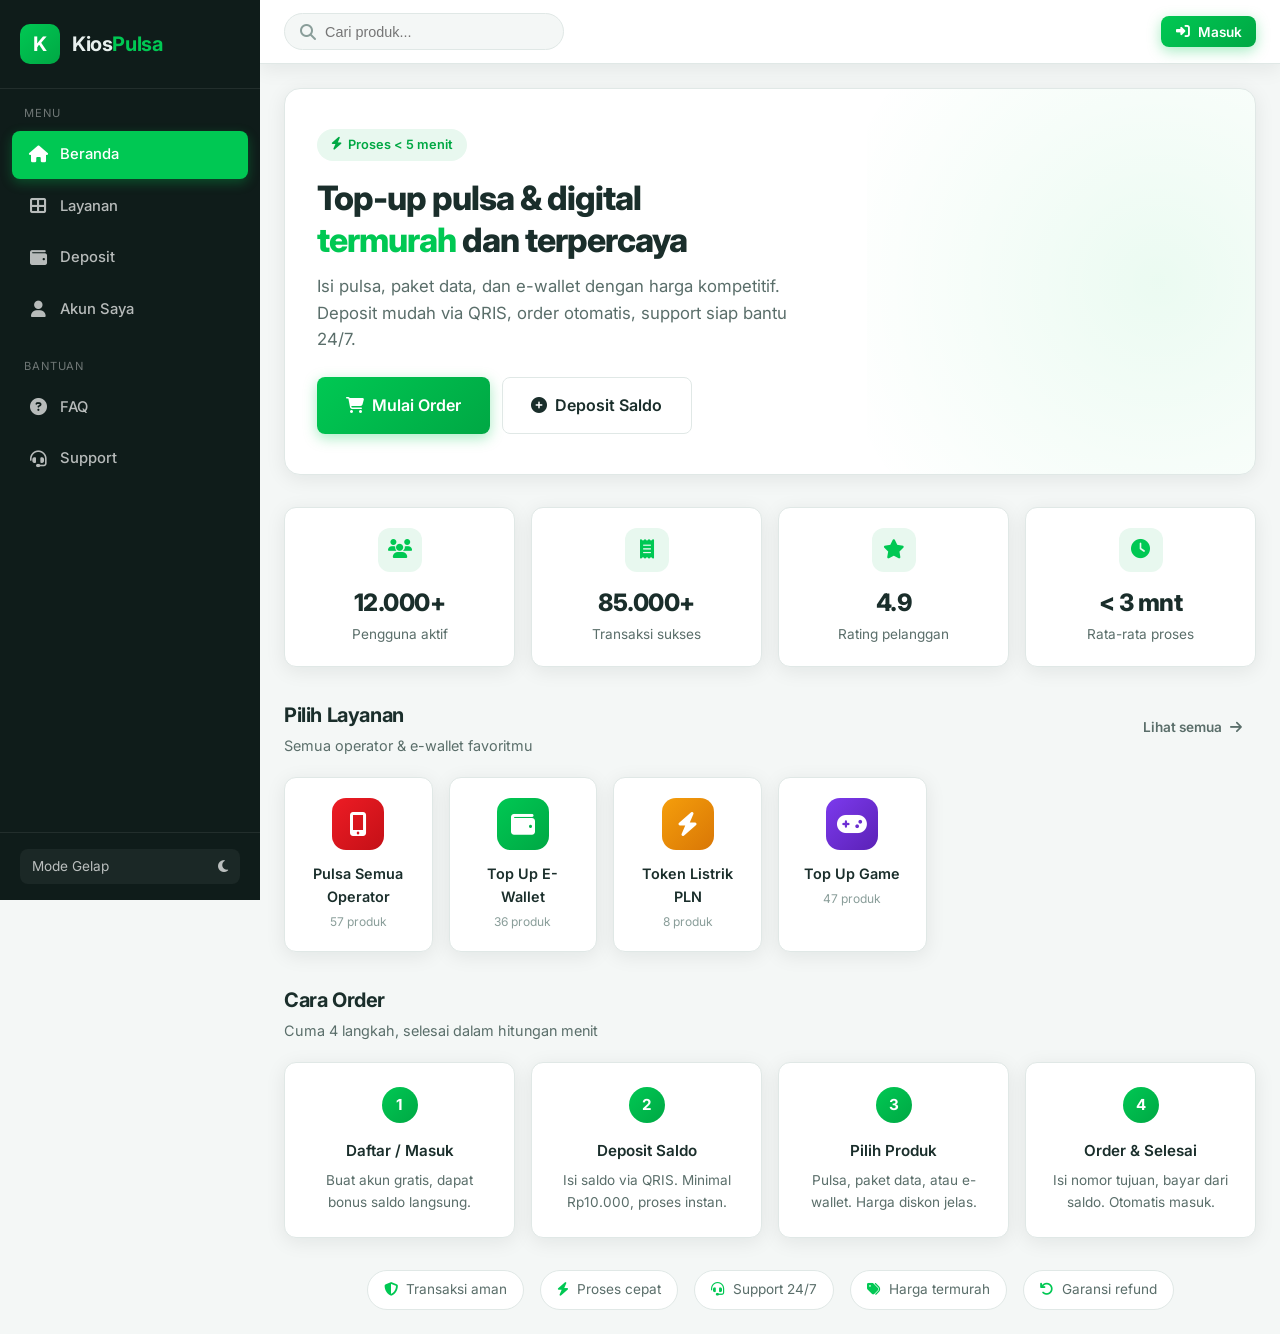
<file: index.html>
<!DOCTYPE html>
<html lang="id">
<head>
  <meta charset="UTF-8">
  <meta name="viewport" content="width=device-width, initial-scale=1.0">
  <meta name="description" content="KiosPulsa — Top-up pulsa, paket data & e-wallet termurah, proses cepat, support 24/7.">
  <title>KiosPulsa — Top-up Digital Terpercaya</title>
  <link rel="preconnect" href="https://fonts.googleapis.com">
  <link rel="preconnect" href="https://fonts.gstatic.com" crossorigin>
  <link href="https://fonts.googleapis.com/css2?family=Inter:wght@400;500;600;700;800&display=swap" rel="stylesheet">
  <link rel="stylesheet" href="https://cdnjs.cloudflare.com/ajax/libs/font-awesome/6.5.1/css/all.min.css">
  <link rel="stylesheet" href="css/style.css">
</head>
<body data-page="index">
  <div class="sidebar-overlay" id="sidebarOverlay"></div>

  <div class="app-wrapper">
    <!-- Sidebar -->
    <aside class="sidebar" id="sidebar">
      <div class="sidebar-brand">
        <div class="logo-icon">K</div>
        <div class="brand-text">Kios<span>Pulsa</span></div>
      </div>
      <nav class="sidebar-nav">
        <div class="nav-section">
          <div class="nav-section-title">Menu</div>
          <a href="index.html" class="nav-link active"><i class="fas fa-home"></i> Beranda</a>
          <a href="layanan.html" class="nav-link"><i class="fas fa-th-large"></i> Layanan</a>
          <a href="deposit.html" class="nav-link"><i class="fas fa-wallet"></i> Deposit</a>
          <a href="account.html" class="nav-link"><i class="fas fa-user"></i> Akun Saya</a>
        </div>
        <div class="nav-section">
          <div class="nav-section-title">Bantuan</div>
          <a href="faq.html" class="nav-link"><i class="fas fa-question-circle"></i> FAQ</a>
          <a href="support.html" class="nav-link"><i class="fas fa-headset"></i> Support</a>
        </div>
      </nav>
      <div class="sidebar-footer">
        <button class="theme-toggle" id="themeToggle">
          <span id="themeLabel">Mode Gelap</span>
          <i class="fas fa-moon" id="themeIcon"></i>
        </button>
      </div>
    </aside>

    <!-- Main -->
    <div class="main-content">
      <header class="top-header">
        <div class="header-left">
          <button class="menu-toggle" id="menuToggle" aria-label="Menu"><i class="fas fa-bars"></i></button>
          <div class="header-search">
            <i class="fas fa-search"></i>
            <input type="text" placeholder="Cari produk..." readonly onclick="location.href='layanan.html'">
          </div>
        </div>
        <div class="header-right">
          <div class="balance-chip hidden" id="balanceChip">
            <i class="fas fa-wallet"></i>
            <span class="bal-label">Saldo</span>
            <span class="bal-amount">Rp0</span>
          </div>
          <button class="user-btn hidden" id="userBtn">
            <span class="avatar">U</span>
            <span class="uname">User</span>
          </button>
          <button class="btn btn-primary btn-sm" id="loginBtnHeader" data-auth="login">
            <i class="fas fa-sign-in-alt"></i> Masuk
          </button>
        </div>
      </header>

      <main class="page-content">
        <!-- Hero -->
        <section class="hero">
          <div class="hero-content">
            <div class="hero-badge"><i class="fas fa-bolt"></i> Proses &lt; 5 menit</div>
            <h1>Top-up pulsa & digital<br><span>termurah</span> dan terpercaya</h1>
            <p>Isi pulsa, paket data, dan e-wallet dengan harga kompetitif. Deposit mudah via QRIS, order otomatis, support siap bantu 24/7.</p>
            <div class="hero-actions">
              <a href="layanan.html" class="btn btn-primary btn-lg"><i class="fas fa-shopping-cart"></i> Mulai Order</a>
              <a href="deposit.html" class="btn btn-outline btn-lg"><i class="fas fa-plus-circle"></i> Deposit Saldo</a>
            </div>
          </div>
        </section>

        <!-- Stats -->
        <div class="stats-grid">
          <div class="stat-card">
            <div class="stat-icon"><i class="fas fa-users"></i></div>
            <div class="stat-value">12.000+</div>
            <div class="stat-label">Pengguna aktif</div>
          </div>
          <div class="stat-card">
            <div class="stat-icon"><i class="fas fa-receipt"></i></div>
            <div class="stat-value">85.000+</div>
            <div class="stat-label">Transaksi sukses</div>
          </div>
          <div class="stat-card">
            <div class="stat-icon"><i class="fas fa-star"></i></div>
            <div class="stat-value">4.9</div>
            <div class="stat-label">Rating pelanggan</div>
          </div>
          <div class="stat-card">
            <div class="stat-icon"><i class="fas fa-clock"></i></div>
            <div class="stat-value">&lt; 3 mnt</div>
            <div class="stat-label">Rata-rata proses</div>
          </div>
        </div>

        <!-- Categories -->
        <section class="section">
          <div class="section-header">
            <div>
              <h2 class="section-title">Pilih Layanan</h2>
              <p class="section-subtitle">Semua operator & e-wallet favoritmu</p>
            </div>
            <a href="layanan.html" class="btn btn-ghost btn-sm">Lihat semua <i class="fas fa-arrow-right"></i></a>
          </div>
          <div class="category-grid" id="homeCategories">
            <!-- filled by JS -->
          </div>
        </section>

        <!-- How it works -->
        <section class="section">
          <div class="section-header">
            <div>
              <h2 class="section-title">Cara Order</h2>
              <p class="section-subtitle">Cuma 4 langkah, selesai dalam hitungan menit</p>
            </div>
          </div>
          <div class="steps-grid">
            <div class="step-card">
              <div class="step-num">1</div>
              <h4>Daftar / Masuk</h4>
              <p>Buat akun gratis, dapat bonus saldo langsung.</p>
            </div>
            <div class="step-card">
              <div class="step-num">2</div>
              <h4>Deposit Saldo</h4>
              <p>Isi saldo via QRIS. Minimal Rp10.000, proses instan.</p>
            </div>
            <div class="step-card">
              <div class="step-num">3</div>
              <h4>Pilih Produk</h4>
              <p>Pulsa, paket data, atau e-wallet. Harga diskon jelas.</p>
            </div>
            <div class="step-card">
              <div class="step-num">4</div>
              <h4>Order & Selesai</h4>
              <p>Isi nomor tujuan, bayar dari saldo. Otomatis masuk.</p>
            </div>
          </div>
        </section>

        <!-- Trust -->
        <div class="trust-row">
          <div class="trust-item"><i class="fas fa-shield-alt"></i> Transaksi aman</div>
          <div class="trust-item"><i class="fas fa-bolt"></i> Proses cepat</div>
          <div class="trust-item"><i class="fas fa-headset"></i> Support 24/7</div>
          <div class="trust-item"><i class="fas fa-tags"></i> Harga termurah</div>
          <div class="trust-item"><i class="fas fa-undo"></i> Garansi refund</div>
        </div>
      </main>
    </div>
  </div>

  <!-- Auth Modal -->
  <div class="modal-overlay" id="authModal">
    <div class="modal">
      <div class="modal-header">
        <h3 class="modal-title">Akun KiosPulsa</h3>
        <button class="modal-close" data-close-modal="authModal"><i class="fas fa-times"></i></button>
      </div>
      <div class="modal-body">
        <div class="auth-tabs">
          <div class="auth-tab active" data-tab="login">Masuk</div>
          <div class="auth-tab" data-tab="register">Daftar</div>
        </div>

        <div id="authLogin" class="auth-panel">
          <form id="loginForm">
            <div class="form-group">
              <label class="form-label">Nomor HP</label>
              <input type="tel" class="form-control" id="loginPhone" placeholder="08xxxxxxxxxx" required>
            </div>
            <div class="form-group">
              <label class="form-label">Password</label>
              <input type="password" class="form-control" id="loginPass" placeholder="Minimal 6 karakter" required>
            </div>
            <button type="submit" class="btn btn-primary btn-block">Masuk</button>
          </form>
        </div>

        <div id="authRegister" class="auth-panel hidden">
          <form id="registerForm">
            <div class="form-group">
              <label class="form-label">Nama Lengkap</label>
              <input type="text" class="form-control" id="regName" placeholder="Nama kamu" required>
            </div>
            <div class="form-group">
              <label class="form-label">Nomor HP</label>
              <input type="tel" class="form-control" id="regPhone" placeholder="08xxxxxxxxxx" required>
            </div>
            <div class="form-group">
              <label class="form-label">Password</label>
              <input type="password" class="form-control" id="regPass" placeholder="Minimal 6 karakter" required>
            </div>
            <p class="form-hint mb-2"><i class="fas fa-gift"></i> Bonus saldo Rp5.000 langsung setelah daftar</p>
            <button type="submit" class="btn btn-primary btn-block">Daftar Sekarang</button>
          </form>
        </div>
      </div>
    </div>
  </div>

  <!-- Toast -->
  <div class="toast-container" id="toastContainer"></div>

  <script src="js/app.js"></script>
</body>
</html>
</file>
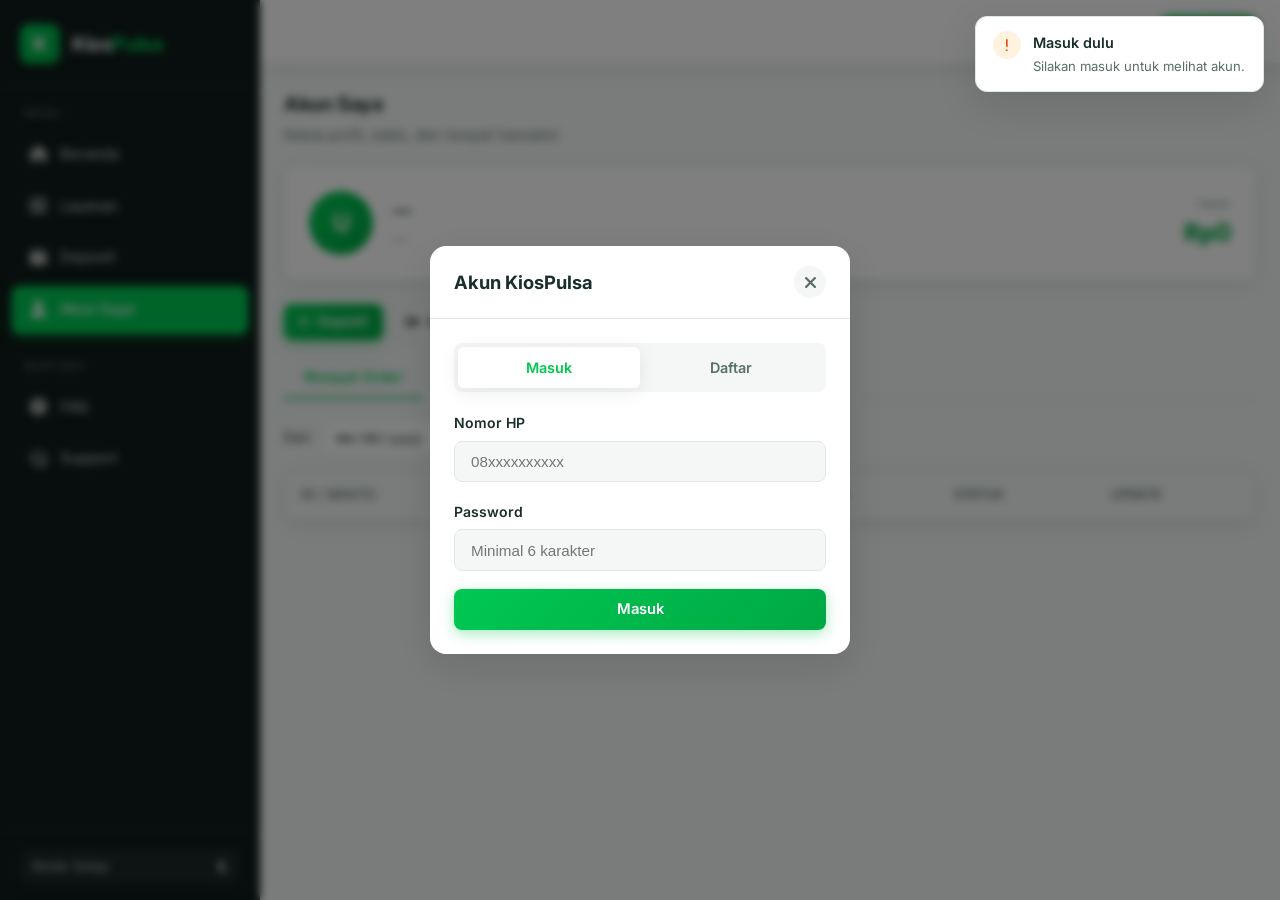
<file: account.html>
<!DOCTYPE html>
<html lang="id">
<head>
  <meta charset="UTF-8">
  <meta name="viewport" content="width=device-width, initial-scale=1.0">
  <meta name="description" content="Akun KiosPulsa — profil, saldo, riwayat order & deposit.">
  <title>Akun Saya — KiosPulsa</title>
  <link rel="preconnect" href="https://fonts.googleapis.com">
  <link rel="preconnect" href="https://fonts.gstatic.com" crossorigin>
  <link href="https://fonts.googleapis.com/css2?family=Inter:wght@400;500;600;700;800&display=swap" rel="stylesheet">
  <link rel="stylesheet" href="https://cdnjs.cloudflare.com/ajax/libs/font-awesome/6.5.1/css/all.min.css">
  <link rel="stylesheet" href="css/style.css">
</head>
<body data-page="account">
  <div class="sidebar-overlay" id="sidebarOverlay"></div>

  <div class="app-wrapper">
    <aside class="sidebar" id="sidebar">
      <div class="sidebar-brand">
        <div class="logo-icon">K</div>
        <div class="brand-text">Kios<span>Pulsa</span></div>
      </div>
      <nav class="sidebar-nav">
        <div class="nav-section">
          <div class="nav-section-title">Menu</div>
          <a href="index.html" class="nav-link"><i class="fas fa-home"></i> Beranda</a>
          <a href="layanan.html" class="nav-link"><i class="fas fa-th-large"></i> Layanan</a>
          <a href="deposit.html" class="nav-link"><i class="fas fa-wallet"></i> Deposit</a>
          <a href="account.html" class="nav-link active"><i class="fas fa-user"></i> Akun Saya</a>
        </div>
        <div class="nav-section">
          <div class="nav-section-title">Bantuan</div>
          <a href="faq.html" class="nav-link"><i class="fas fa-question-circle"></i> FAQ</a>
          <a href="support.html" class="nav-link"><i class="fas fa-headset"></i> Support</a>
        </div>
      </nav>
      <div class="sidebar-footer">
        <button class="theme-toggle" id="themeToggle">
          <span id="themeLabel">Mode Gelap</span>
          <i class="fas fa-moon" id="themeIcon"></i>
        </button>
      </div>
    </aside>

    <div class="main-content">
      <header class="top-header">
        <div class="header-left">
          <button class="menu-toggle" id="menuToggle" aria-label="Menu"><i class="fas fa-bars"></i></button>
        </div>
        <div class="header-right">
          <div class="balance-chip hidden" id="balanceChip">
            <i class="fas fa-wallet"></i>
            <span class="bal-label">Saldo</span>
            <span class="bal-amount">Rp0</span>
          </div>
          <button class="user-btn hidden" id="userBtn">
            <span class="avatar">U</span>
            <span class="uname">User</span>
          </button>
          <button class="btn btn-primary btn-sm" id="loginBtnHeader" data-auth="login">
            <i class="fas fa-sign-in-alt"></i> Masuk
          </button>
        </div>
      </header>

      <main class="page-content">
        <div class="section-header">
          <div>
            <h1 class="section-title">Akun Saya</h1>
            <p class="section-subtitle">Kelola profil, saldo, dan riwayat transaksi</p>
          </div>
        </div>

        <!-- Profile -->
        <div class="profile-card">
          <div class="profile-avatar" id="profileAvatar">U</div>
          <div class="profile-info">
            <h3 id="profileName">—</h3>
            <p id="profilePhone">—</p>
          </div>
          <div class="balance-large">
            <div class="label">Saldo</div>
            <div class="amount" id="profileBalance">Rp0</div>
          </div>
        </div>

        <div class="flex gap-1 mb-2" style="flex-wrap:wrap">
          <a href="deposit.html" class="btn btn-primary btn-sm"><i class="fas fa-plus"></i> Deposit</a>
          <button class="btn btn-outline btn-sm" id="logoutBtn"><i class="fas fa-sign-out-alt"></i> Keluar</button>
        </div>

        <!-- Tabs -->
        <div class="tabs">
          <button class="tab-btn active" data-tab="orders">Riwayat Order</button>
          <button class="tab-btn" data-tab="deposits">Riwayat Deposit</button>
        </div>

        <!-- Orders -->
        <div class="tab-panel active" id="tab-orders">
          <div class="date-filter">
            <label class="text-sm">Dari</label>
            <input type="date" id="filterFrom">
            <label class="text-sm">Sampai</label>
            <input type="date" id="filterTo">
            <button class="btn btn-outline btn-sm" id="applyDateFilter"><i class="fas fa-filter"></i> Filter</button>
          </div>
          <div class="card">
            <div style="overflow-x:auto">
              <table class="history-table">
                <thead>
                  <tr>
                    <th>ID / Waktu</th>
                    <th>Produk / Tujuan</th>
                    <th>Harga</th>
                    <th>Status</th>
                    <th>Update</th>
                  </tr>
                </thead>
                <tbody id="orderHistoryBody">
                  <!-- filled by JS -->
                </tbody>
              </table>
            </div>
          </div>
        </div>

        <!-- Deposits -->
        <div class="tab-panel" id="tab-deposits">
          <div class="card">
            <div style="overflow-x:auto">
              <table class="history-table">
                <thead>
                  <tr>
                    <th>ID / Waktu</th>
                    <th>Nominal</th>
                    <th>Metode</th>
                    <th>Status</th>
                  </tr>
                </thead>
                <tbody id="depositHistoryBody">
                  <!-- filled by JS -->
                </tbody>
              </table>
            </div>
          </div>
        </div>
      </main>
    </div>
  </div>

  <!-- Auth Modal -->
  <div class="modal-overlay" id="authModal">
    <div class="modal">
      <div class="modal-header">
        <h3 class="modal-title">Akun KiosPulsa</h3>
        <button class="modal-close" data-close-modal="authModal"><i class="fas fa-times"></i></button>
      </div>
      <div class="modal-body">
        <div class="auth-tabs">
          <div class="auth-tab active" data-tab="login">Masuk</div>
          <div class="auth-tab" data-tab="register">Daftar</div>
        </div>
        <div id="authLogin" class="auth-panel">
          <form id="loginForm">
            <div class="form-group">
              <label class="form-label">Nomor HP</label>
              <input type="tel" class="form-control" id="loginPhone" placeholder="08xxxxxxxxxx" required>
            </div>
            <div class="form-group">
              <label class="form-label">Password</label>
              <input type="password" class="form-control" id="loginPass" placeholder="Minimal 6 karakter" required>
            </div>
            <button type="submit" class="btn btn-primary btn-block">Masuk</button>
          </form>
        </div>
        <div id="authRegister" class="auth-panel hidden">
          <form id="registerForm">
            <div class="form-group">
              <label class="form-label">Nama Lengkap</label>
              <input type="text" class="form-control" id="regName" placeholder="Nama kamu" required>
            </div>
            <div class="form-group">
              <label class="form-label">Nomor HP</label>
              <input type="tel" class="form-control" id="regPhone" placeholder="08xxxxxxxxxx" required>
            </div>
            <div class="form-group">
              <label class="form-label">Password</label>
              <input type="password" class="form-control" id="regPass" placeholder="Minimal 6 karakter" required>
            </div>
            <p class="form-hint mb-2"><i class="fas fa-gift"></i> Bonus saldo Rp5.000 langsung setelah daftar</p>
            <button type="submit" class="btn btn-primary btn-block">Daftar Sekarang</button>
          </form>
        </div>
      </div>
    </div>
  </div>

  <div class="toast-container" id="toastContainer"></div>
  <script src="js/app.js"></script>
</body>
</html>
</file>
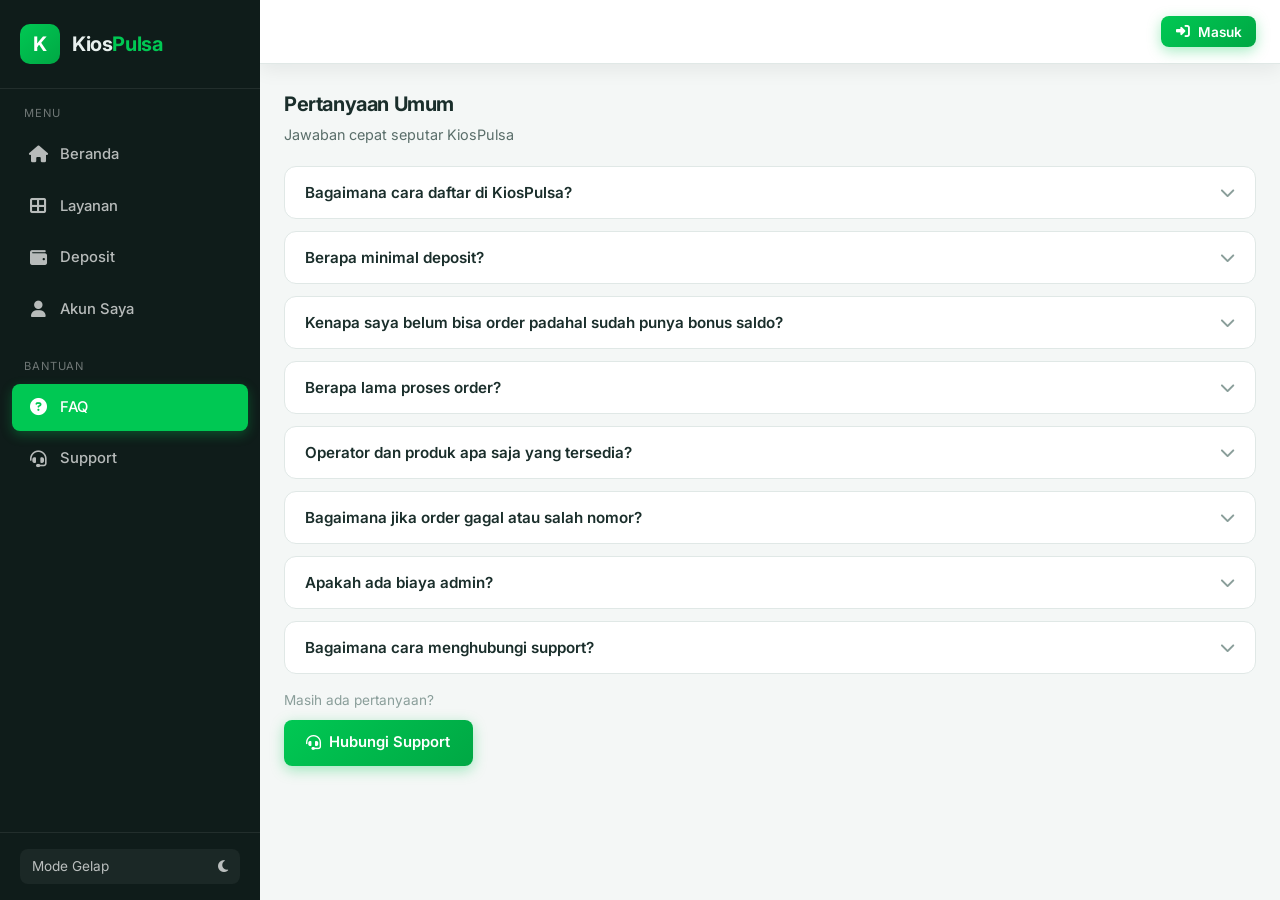
<file: faq.html>
<!DOCTYPE html>
<html lang="id">
<head>
  <meta charset="UTF-8">
  <meta name="viewport" content="width=device-width, initial-scale=1.0">
  <meta name="description" content="FAQ KiosPulsa — pertanyaan umum seputar deposit, order, dan akun.">
  <title>FAQ — KiosPulsa</title>
  <link rel="preconnect" href="https://fonts.googleapis.com">
  <link rel="preconnect" href="https://fonts.gstatic.com" crossorigin>
  <link href="https://fonts.googleapis.com/css2?family=Inter:wght@400;500;600;700;800&display=swap" rel="stylesheet">
  <link rel="stylesheet" href="https://cdnjs.cloudflare.com/ajax/libs/font-awesome/6.5.1/css/all.min.css">
  <link rel="stylesheet" href="css/style.css">
</head>
<body data-page="faq">
  <div class="sidebar-overlay" id="sidebarOverlay"></div>

  <div class="app-wrapper">
    <aside class="sidebar" id="sidebar">
      <div class="sidebar-brand">
        <div class="logo-icon">K</div>
        <div class="brand-text">Kios<span>Pulsa</span></div>
      </div>
      <nav class="sidebar-nav">
        <div class="nav-section">
          <div class="nav-section-title">Menu</div>
          <a href="index.html" class="nav-link"><i class="fas fa-home"></i> Beranda</a>
          <a href="layanan.html" class="nav-link"><i class="fas fa-th-large"></i> Layanan</a>
          <a href="deposit.html" class="nav-link"><i class="fas fa-wallet"></i> Deposit</a>
          <a href="account.html" class="nav-link"><i class="fas fa-user"></i> Akun Saya</a>
        </div>
        <div class="nav-section">
          <div class="nav-section-title">Bantuan</div>
          <a href="faq.html" class="nav-link active"><i class="fas fa-question-circle"></i> FAQ</a>
          <a href="support.html" class="nav-link"><i class="fas fa-headset"></i> Support</a>
        </div>
      </nav>
      <div class="sidebar-footer">
        <button class="theme-toggle" id="themeToggle">
          <span id="themeLabel">Mode Gelap</span>
          <i class="fas fa-moon" id="themeIcon"></i>
        </button>
      </div>
    </aside>

    <div class="main-content">
      <header class="top-header">
        <div class="header-left">
          <button class="menu-toggle" id="menuToggle" aria-label="Menu"><i class="fas fa-bars"></i></button>
        </div>
        <div class="header-right">
          <div class="balance-chip hidden" id="balanceChip">
            <i class="fas fa-wallet"></i>
            <span class="bal-label">Saldo</span>
            <span class="bal-amount">Rp0</span>
          </div>
          <button class="user-btn hidden" id="userBtn">
            <span class="avatar">U</span>
            <span class="uname">User</span>
          </button>
          <button class="btn btn-primary btn-sm" id="loginBtnHeader" data-auth="login">
            <i class="fas fa-sign-in-alt"></i> Masuk
          </button>
        </div>
      </header>

      <main class="page-content">
        <div class="section-header">
          <div>
            <h1 class="section-title">Pertanyaan Umum</h1>
            <p class="section-subtitle">Jawaban cepat seputar KiosPulsa</p>
          </div>
        </div>

        <div class="faq-item">
          <button class="faq-question">
            Bagaimana cara daftar di KiosPulsa?
            <i class="fas fa-chevron-down"></i>
          </button>
          <div class="faq-answer">
            <div class="faq-answer-inner">
              Klik tombol Masuk di pojok kanan atas, lalu pilih tab Daftar. Isi nama, nomor HP, dan password. Setelah berhasil, kamu langsung dapat bonus saldo Rp5.000.
            </div>
          </div>
        </div>

        <div class="faq-item">
          <button class="faq-question">
            Berapa minimal deposit?
            <i class="fas fa-chevron-down"></i>
          </button>
          <div class="faq-answer">
            <div class="faq-answer-inner">
              Minimal deposit adalah Rp10.000. Pembayaran utama via QRIS (bisa dari semua e-wallet dan mobile banking). Metode lain akan segera hadir.
            </div>
          </div>
        </div>

        <div class="faq-item">
          <button class="faq-question">
            Kenapa saya belum bisa order padahal sudah punya bonus saldo?
            <i class="fas fa-chevron-down"></i>
          </button>
          <div class="faq-answer">
            <div class="faq-answer-inner">
              Order pertama wajib sudah melakukan deposit real minimal sekali. Bonus saldo saja belum cukup untuk mulai order. Setelah deposit berhasil, kamu bisa order bebas.
            </div>
          </div>
        </div>

        <div class="faq-item">
          <button class="faq-question">
            Berapa lama proses order?
            <i class="fas fa-chevron-down"></i>
          </button>
          <div class="faq-answer">
            <div class="faq-answer-inner">
              Mayoritas order diproses otomatis dalam 1–5 menit. Status order bisa kamu pantau di halaman Akun Saya → Riwayat Order (Pending → Proses → Selesai).
            </div>
          </div>
        </div>

        <div class="faq-item">
          <button class="faq-question">
            Operator dan produk apa saja yang tersedia?
            <i class="fas fa-chevron-down"></i>
          </button>
          <div class="faq-answer">
            <div class="faq-answer-inner">
              Saat ini tersedia: Pulsa semua operator (Telkomsel, Indosat, XL, Axis, Tri, Smartfren, by.U), top-up e-wallet (Dana, OVO, GoPay, ShopeePay, LinkAja), token listrik PLN, dan top-up game (Mobile Legends, Free Fire, PUBG, Valorant, Genshin, Honor of Kings, Roblox).
            </div>
          </div>
        </div>

        <div class="faq-item">
          <button class="faq-question">
            Bagaimana jika order gagal atau salah nomor?
            <i class="fas fa-chevron-down"></i>
          </button>
          <div class="faq-answer">
            <div class="faq-answer-inner">
              Jika sistem gagal memproses, saldo akan dikembalikan otomatis. Untuk kesalahan input nomor tujuan, silakan hubungi support dengan menyertakan ID order dan bukti. Pastikan selalu cek nomor sebelum konfirmasi.
            </div>
          </div>
        </div>

        <div class="faq-item">
          <button class="faq-question">
            Apakah ada biaya admin?
            <i class="fas fa-chevron-down"></i>
          </button>
          <div class="faq-answer">
            <div class="faq-answer-inner">
              Harga yang tertera di katalog sudah final. Tidak ada biaya admin tambahan di luar nominal yang ditampilkan.
            </div>
          </div>
        </div>

        <div class="faq-item">
          <button class="faq-question">
            Bagaimana cara menghubungi support?
            <i class="fas fa-chevron-down"></i>
          </button>
          <div class="faq-answer">
            <div class="faq-answer-inner">
              Buka halaman Support, isi formulir tiket (bisa lampirkan screenshot), lalu kirim. Tim kami akan menindaklanjuti secepatnya. Support tersedia 24/7.
            </div>
          </div>
        </div>

        <div class="mt-2 text-center">
          <p class="text-muted text-sm mb-1">Masih ada pertanyaan?</p>
          <a href="support.html" class="btn btn-primary"><i class="fas fa-headset"></i> Hubungi Support</a>
        </div>
      </main>
    </div>
  </div>

  <!-- Auth Modal -->
  <div class="modal-overlay" id="authModal">
    <div class="modal">
      <div class="modal-header">
        <h3 class="modal-title">Akun KiosPulsa</h3>
        <button class="modal-close" data-close-modal="authModal"><i class="fas fa-times"></i></button>
      </div>
      <div class="modal-body">
        <div class="auth-tabs">
          <div class="auth-tab active" data-tab="login">Masuk</div>
          <div class="auth-tab" data-tab="register">Daftar</div>
        </div>
        <div id="authLogin" class="auth-panel">
          <form id="loginForm">
            <div class="form-group">
              <label class="form-label">Nomor HP</label>
              <input type="tel" class="form-control" id="loginPhone" placeholder="08xxxxxxxxxx" required>
            </div>
            <div class="form-group">
              <label class="form-label">Password</label>
              <input type="password" class="form-control" id="loginPass" placeholder="Minimal 6 karakter" required>
            </div>
            <button type="submit" class="btn btn-primary btn-block">Masuk</button>
          </form>
        </div>
        <div id="authRegister" class="auth-panel hidden">
          <form id="registerForm">
            <div class="form-group">
              <label class="form-label">Nama Lengkap</label>
              <input type="text" class="form-control" id="regName" placeholder="Nama kamu" required>
            </div>
            <div class="form-group">
              <label class="form-label">Nomor HP</label>
              <input type="tel" class="form-control" id="regPhone" placeholder="08xxxxxxxxxx" required>
            </div>
            <div class="form-group">
              <label class="form-label">Password</label>
              <input type="password" class="form-control" id="regPass" placeholder="Minimal 6 karakter" required>
            </div>
            <p class="form-hint mb-2"><i class="fas fa-gift"></i> Bonus saldo Rp5.000 langsung setelah daftar</p>
            <button type="submit" class="btn btn-primary btn-block">Daftar Sekarang</button>
          </form>
        </div>
      </div>
    </div>
  </div>

  <div class="toast-container" id="toastContainer"></div>
  <script src="js/app.js"></script>
</body>
</html>
</file>
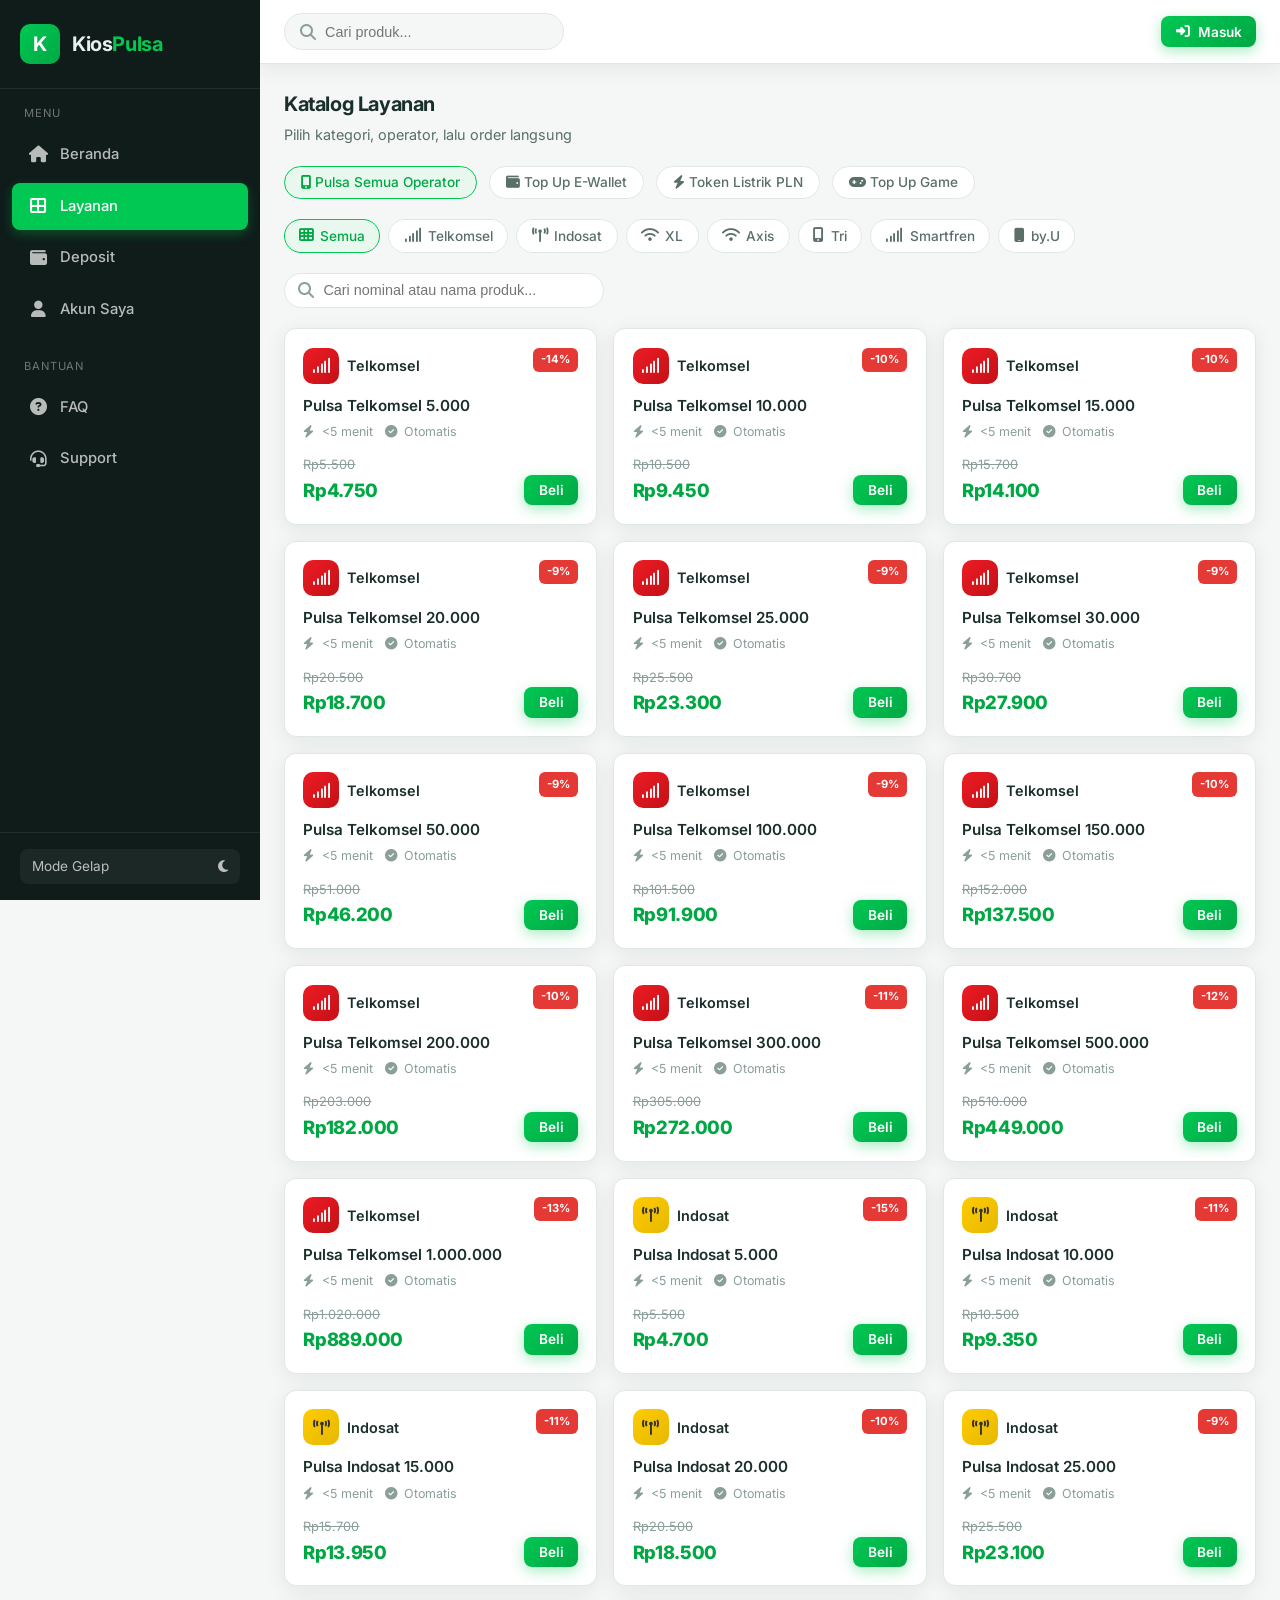
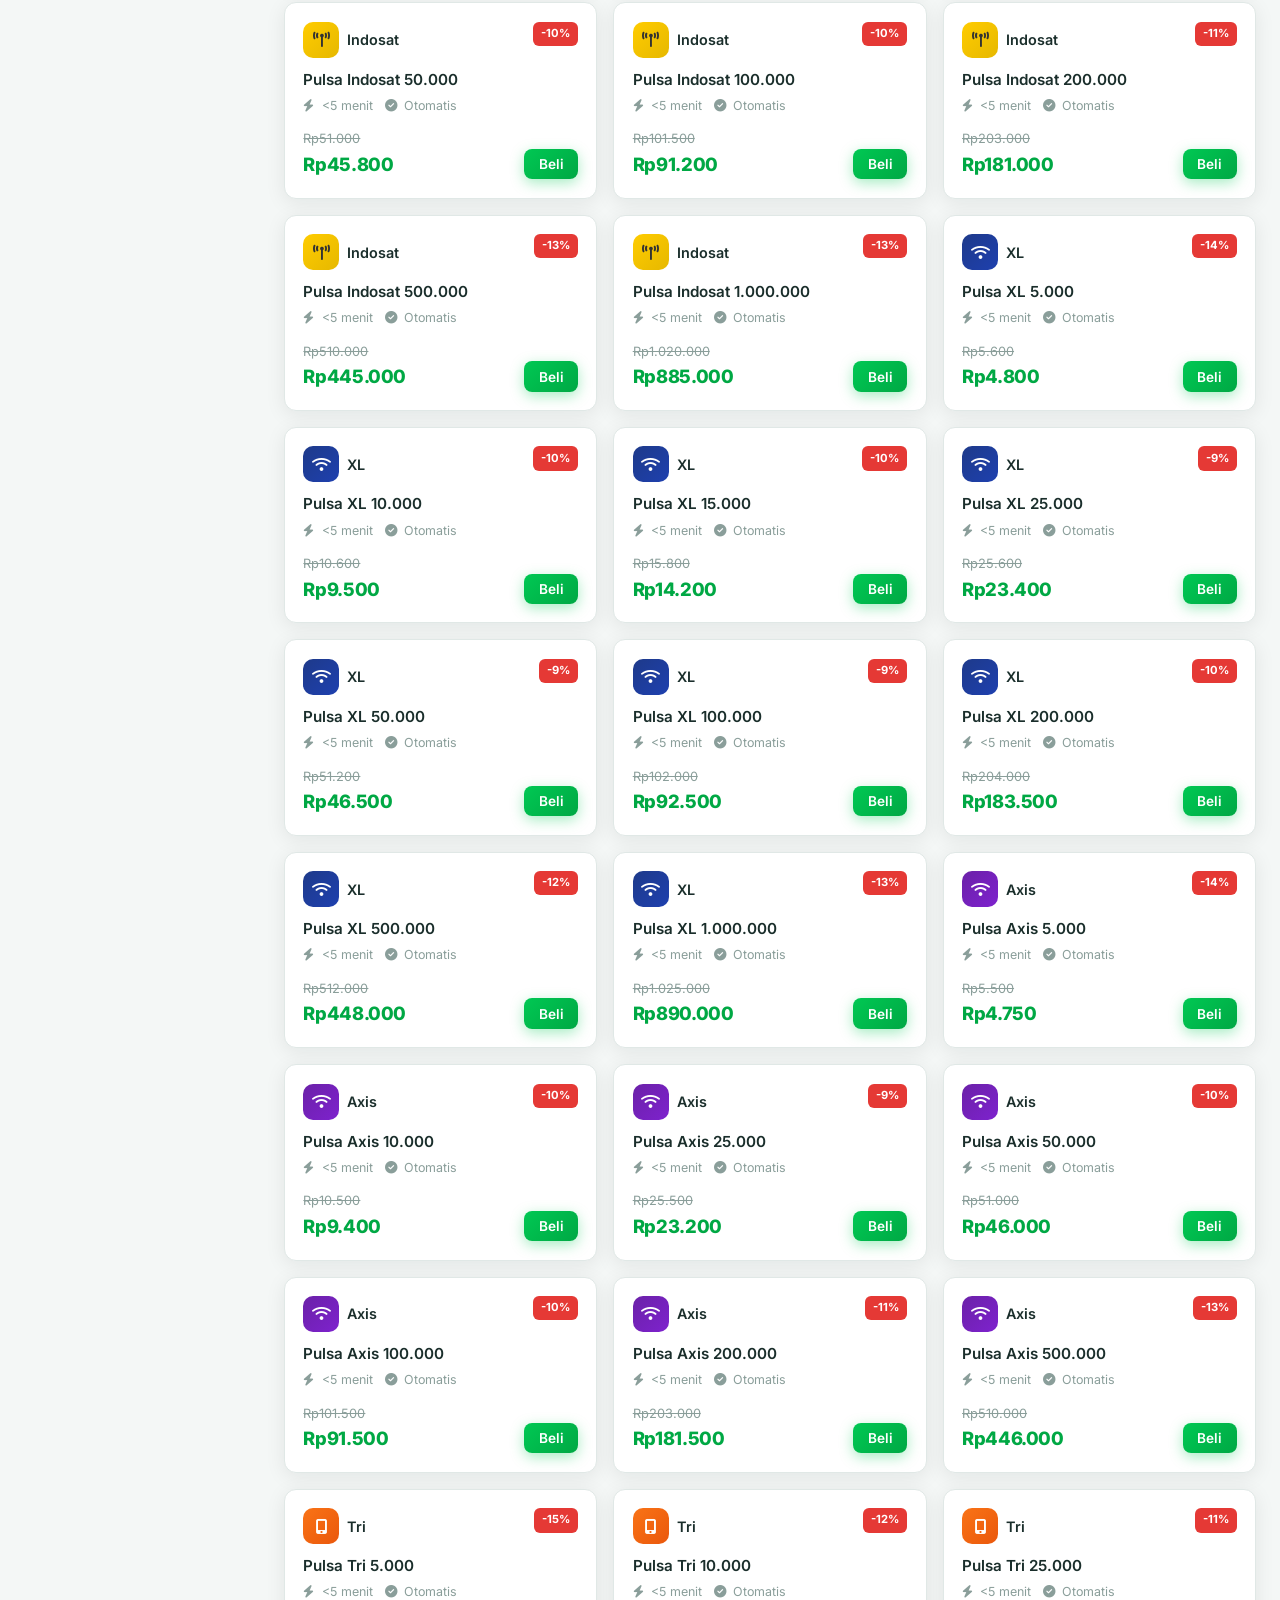
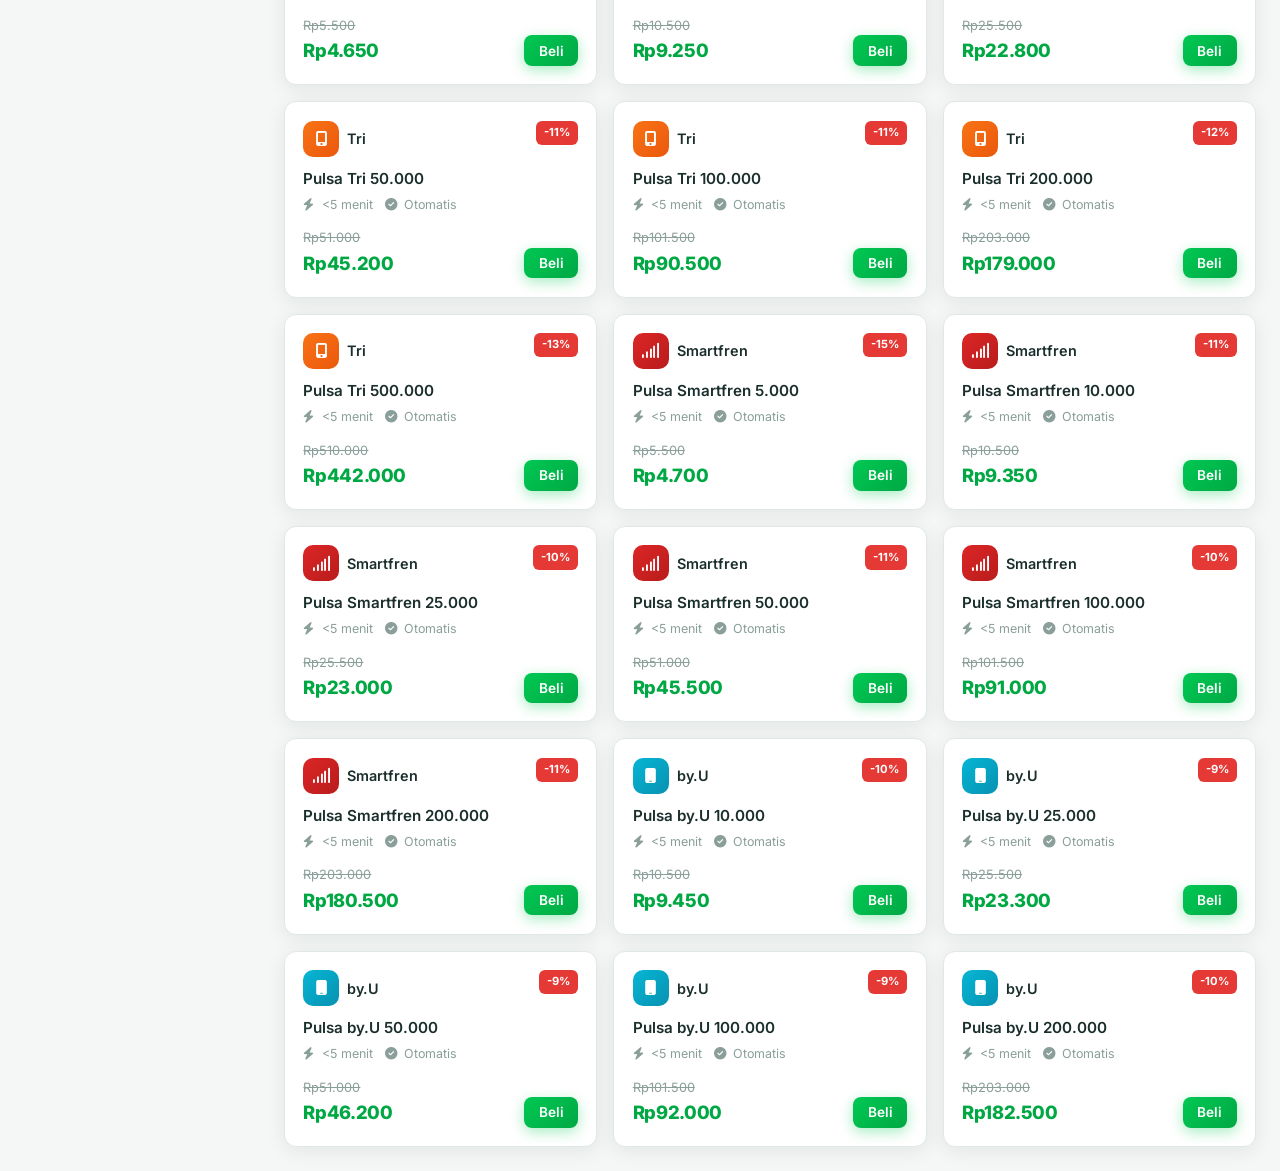
<file: layanan.html>
<!DOCTYPE html>
<html lang="id">
<head>
  <meta charset="UTF-8">
  <meta name="viewport" content="width=device-width, initial-scale=1.0">
  <meta name="description" content="Katalog produk KiosPulsa — pulsa, paket data, e-wallet dengan harga diskon.">
  <title>Layanan — KiosPulsa</title>
  <link rel="preconnect" href="https://fonts.googleapis.com">
  <link rel="preconnect" href="https://fonts.gstatic.com" crossorigin>
  <link href="https://fonts.googleapis.com/css2?family=Inter:wght@400;500;600;700;800&display=swap" rel="stylesheet">
  <link rel="stylesheet" href="https://cdnjs.cloudflare.com/ajax/libs/font-awesome/6.5.1/css/all.min.css">
  <link rel="stylesheet" href="css/style.css">
</head>
<body data-page="layanan">
  <div class="sidebar-overlay" id="sidebarOverlay"></div>

  <div class="app-wrapper">
    <aside class="sidebar" id="sidebar">
      <div class="sidebar-brand">
        <div class="logo-icon">K</div>
        <div class="brand-text">Kios<span>Pulsa</span></div>
      </div>
      <nav class="sidebar-nav">
        <div class="nav-section">
          <div class="nav-section-title">Menu</div>
          <a href="index.html" class="nav-link"><i class="fas fa-home"></i> Beranda</a>
          <a href="layanan.html" class="nav-link active"><i class="fas fa-th-large"></i> Layanan</a>
          <a href="deposit.html" class="nav-link"><i class="fas fa-wallet"></i> Deposit</a>
          <a href="account.html" class="nav-link"><i class="fas fa-user"></i> Akun Saya</a>
        </div>
        <div class="nav-section">
          <div class="nav-section-title">Bantuan</div>
          <a href="faq.html" class="nav-link"><i class="fas fa-question-circle"></i> FAQ</a>
          <a href="support.html" class="nav-link"><i class="fas fa-headset"></i> Support</a>
        </div>
      </nav>
      <div class="sidebar-footer">
        <button class="theme-toggle" id="themeToggle">
          <span id="themeLabel">Mode Gelap</span>
          <i class="fas fa-moon" id="themeIcon"></i>
        </button>
      </div>
    </aside>

    <div class="main-content">
      <header class="top-header">
        <div class="header-left">
          <button class="menu-toggle" id="menuToggle" aria-label="Menu"><i class="fas fa-bars"></i></button>
          <div class="header-search">
            <i class="fas fa-search"></i>
            <input type="text" id="headerSearchInput" placeholder="Cari produk..." onfocus="document.getElementById('productSearch').focus()">
          </div>
        </div>
        <div class="header-right">
          <div class="balance-chip hidden" id="balanceChip">
            <i class="fas fa-wallet"></i>
            <span class="bal-label">Saldo</span>
            <span class="bal-amount">Rp0</span>
          </div>
          <button class="user-btn hidden" id="userBtn">
            <span class="avatar">U</span>
            <span class="uname">User</span>
          </button>
          <button class="btn btn-primary btn-sm" id="loginBtnHeader" data-auth="login">
            <i class="fas fa-sign-in-alt"></i> Masuk
          </button>
        </div>
      </header>

      <main class="page-content">
        <div class="section-header">
          <div>
            <h1 class="section-title">Katalog Layanan</h1>
            <p class="section-subtitle">Pilih kategori, operator, lalu order langsung</p>
          </div>
        </div>

        <!-- Category filters -->
        <div class="filter-bar" id="categoryFilters">
          <!-- filled by JS -->
        </div>

        <!-- Operator filters -->
        <div class="operator-tabs" id="operatorFilters">
          <!-- filled by JS -->
        </div>

        <!-- Search -->
        <div class="filter-bar">
          <div class="search-input-wrap">
            <i class="fas fa-search"></i>
            <input type="text" id="productSearch" placeholder="Cari nominal atau nama produk...">
          </div>
        </div>

        <!-- Products -->
        <div class="product-grid" id="productGrid">
          <!-- filled by JS -->
        </div>
      </main>
    </div>
  </div>

  <!-- Auth Modal -->
  <div class="modal-overlay" id="authModal">
    <div class="modal">
      <div class="modal-header">
        <h3 class="modal-title">Akun KiosPulsa</h3>
        <button class="modal-close" data-close-modal="authModal"><i class="fas fa-times"></i></button>
      </div>
      <div class="modal-body">
        <div class="auth-tabs">
          <div class="auth-tab active" data-tab="login">Masuk</div>
          <div class="auth-tab" data-tab="register">Daftar</div>
        </div>
        <div id="authLogin" class="auth-panel">
          <form id="loginForm">
            <div class="form-group">
              <label class="form-label">Nomor HP</label>
              <input type="tel" class="form-control" id="loginPhone" placeholder="08xxxxxxxxxx" required>
            </div>
            <div class="form-group">
              <label class="form-label">Password</label>
              <input type="password" class="form-control" id="loginPass" placeholder="Minimal 6 karakter" required>
            </div>
            <button type="submit" class="btn btn-primary btn-block">Masuk</button>
          </form>
        </div>
        <div id="authRegister" class="auth-panel hidden">
          <form id="registerForm">
            <div class="form-group">
              <label class="form-label">Nama Lengkap</label>
              <input type="text" class="form-control" id="regName" placeholder="Nama kamu" required>
            </div>
            <div class="form-group">
              <label class="form-label">Nomor HP</label>
              <input type="tel" class="form-control" id="regPhone" placeholder="08xxxxxxxxxx" required>
            </div>
            <div class="form-group">
              <label class="form-label">Password</label>
              <input type="password" class="form-control" id="regPass" placeholder="Minimal 6 karakter" required>
            </div>
            <p class="form-hint mb-2"><i class="fas fa-gift"></i> Bonus saldo Rp5.000 langsung setelah daftar</p>
            <button type="submit" class="btn btn-primary btn-block">Daftar Sekarang</button>
          </form>
        </div>
      </div>
    </div>
  </div>

  <!-- Checkout Modal -->
  <div class="modal-overlay" id="checkoutModal">
    <div class="modal">
      <div class="modal-header">
        <h3 class="modal-title">Konfirmasi Order</h3>
        <button class="modal-close" data-close-modal="checkoutModal"><i class="fas fa-times"></i></button>
      </div>
      <form id="checkoutForm" onsubmit="APP.confirmCheckout(event)">
        <div class="modal-body">
          <div class="form-group">
            <label class="form-label">Produk</label>
            <div class="font-bold" id="coProductName">—</div>
          </div>
          <div class="form-group">
            <label class="form-label">Harga</label>
            <div>
              <span class="price-old text-sm" id="coNormal" style="text-decoration:line-through;color:var(--text-muted)"></span>
              <span class="font-bold text-accent" id="coPrice" style="font-size:1.2rem;margin-left:0.5rem"></span>
            </div>
          </div>
          <div class="form-group">
            <label class="form-label">Saldo kamu</label>
            <div class="font-bold" id="coBalance">—</div>
          </div>
          <div class="form-group">
            <label class="form-label" id="coTargetLabel">Nomor HP Tujuan</label>
            <input type="tel" class="form-control" id="coTarget" placeholder="08xxxxxxxxxx" required>
            <p class="form-hint">Pastikan nomor tujuan benar. Salah input bukan tanggung jawab kami.</p>
          </div>
        </div>
        <div class="modal-footer">
          <button type="button" class="btn btn-outline" data-close-modal="checkoutModal">Batal</button>
          <button type="submit" class="btn btn-primary">Konfirmasi & Bayar</button>
        </div>
      </form>
    </div>
  </div>

  <div class="toast-container" id="toastContainer"></div>
  <script src="js/app.js"></script>
</body>
</html>
</file>
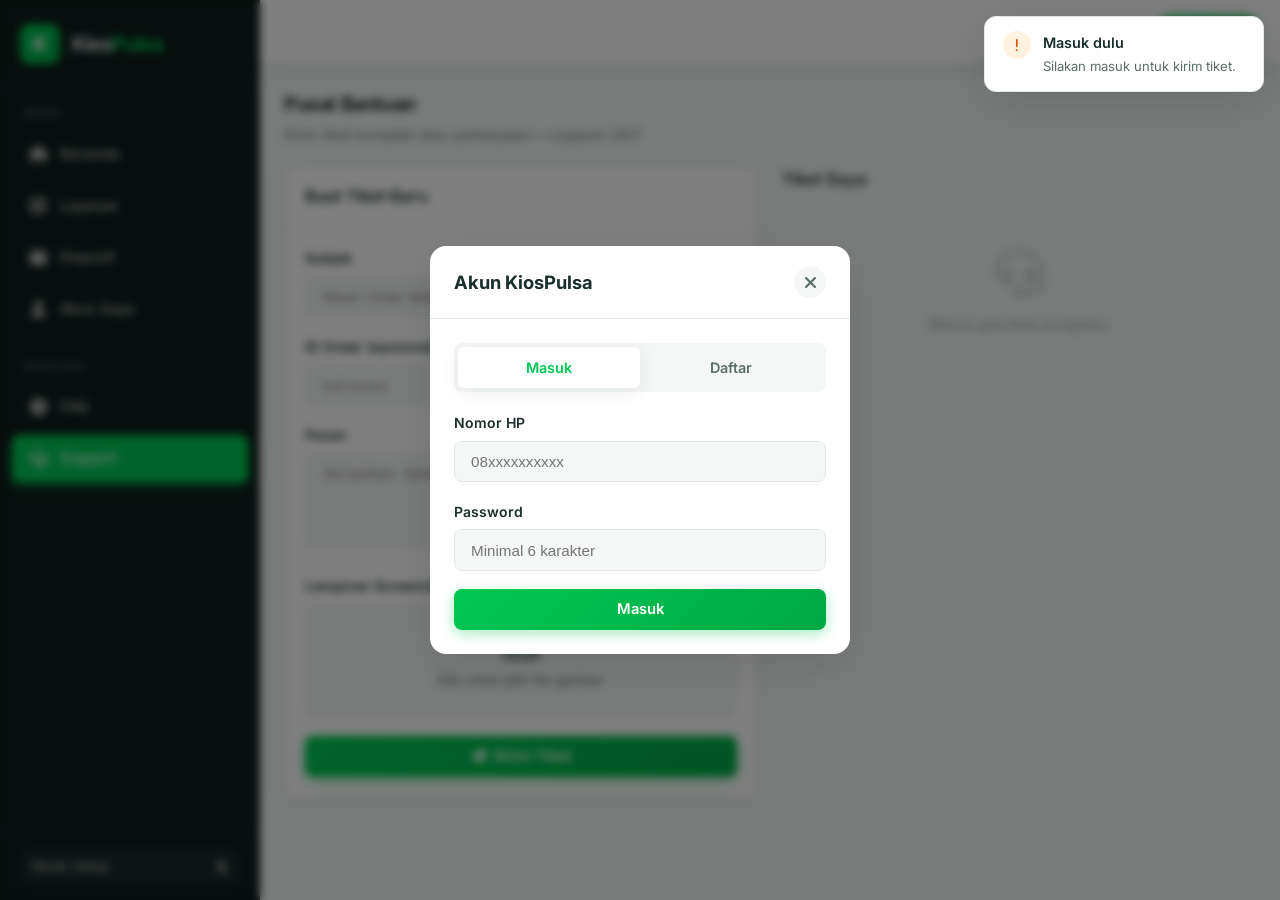
<file: support.html>
<!DOCTYPE html>
<html lang="id">
<head>
  <meta charset="UTF-8">
  <meta name="viewport" content="width=device-width, initial-scale=1.0">
  <meta name="description" content="Support KiosPulsa — kirim tiket komplain dan pantau status.">
  <title>Support — KiosPulsa</title>
  <link rel="preconnect" href="https://fonts.googleapis.com">
  <link rel="preconnect" href="https://fonts.gstatic.com" crossorigin>
  <link href="https://fonts.googleapis.com/css2?family=Inter:wght@400;500;600;700;800&display=swap" rel="stylesheet">
  <link rel="stylesheet" href="https://cdnjs.cloudflare.com/ajax/libs/font-awesome/6.5.1/css/all.min.css">
  <link rel="stylesheet" href="css/style.css">
</head>
<body data-page="support">
  <div class="sidebar-overlay" id="sidebarOverlay"></div>

  <div class="app-wrapper">
    <aside class="sidebar" id="sidebar">
      <div class="sidebar-brand">
        <div class="logo-icon">K</div>
        <div class="brand-text">Kios<span>Pulsa</span></div>
      </div>
      <nav class="sidebar-nav">
        <div class="nav-section">
          <div class="nav-section-title">Menu</div>
          <a href="index.html" class="nav-link"><i class="fas fa-home"></i> Beranda</a>
          <a href="layanan.html" class="nav-link"><i class="fas fa-th-large"></i> Layanan</a>
          <a href="deposit.html" class="nav-link"><i class="fas fa-wallet"></i> Deposit</a>
          <a href="account.html" class="nav-link"><i class="fas fa-user"></i> Akun Saya</a>
        </div>
        <div class="nav-section">
          <div class="nav-section-title">Bantuan</div>
          <a href="faq.html" class="nav-link"><i class="fas fa-question-circle"></i> FAQ</a>
          <a href="support.html" class="nav-link active"><i class="fas fa-headset"></i> Support</a>
        </div>
      </nav>
      <div class="sidebar-footer">
        <button class="theme-toggle" id="themeToggle">
          <span id="themeLabel">Mode Gelap</span>
          <i class="fas fa-moon" id="themeIcon"></i>
        </button>
      </div>
    </aside>

    <div class="main-content">
      <header class="top-header">
        <div class="header-left">
          <button class="menu-toggle" id="menuToggle" aria-label="Menu"><i class="fas fa-bars"></i></button>
        </div>
        <div class="header-right">
          <div class="balance-chip hidden" id="balanceChip">
            <i class="fas fa-wallet"></i>
            <span class="bal-label">Saldo</span>
            <span class="bal-amount">Rp0</span>
          </div>
          <button class="user-btn hidden" id="userBtn">
            <span class="avatar">U</span>
            <span class="uname">User</span>
          </button>
          <button class="btn btn-primary btn-sm" id="loginBtnHeader" data-auth="login">
            <i class="fas fa-sign-in-alt"></i> Masuk
          </button>
        </div>
      </header>

      <main class="page-content">
        <div class="section-header">
          <div>
            <h1 class="section-title">Pusat Bantuan</h1>
            <p class="section-subtitle">Kirim tiket komplain atau pertanyaan — support 24/7</p>
          </div>
        </div>

        <div style="display:grid;grid-template-columns:1fr 1fr;gap:1.5rem" class="support-grid">
          <div class="card">
            <div class="card-header">
              <h3 class="card-title">Buat Tiket Baru</h3>
            </div>
            <div class="card-body">
              <form id="supportForm">
                <div class="form-group">
                  <label class="form-label">Subjek</label>
                  <input type="text" class="form-control" id="ticketSubject" placeholder="Misal: Order belum masuk" required>
                </div>
                <div class="form-group">
                  <label class="form-label">ID Order (opsional)</label>
                  <input type="text" class="form-control" id="ticketOrderId" placeholder="ord-xxxxx">
                </div>
                <div class="form-group">
                  <label class="form-label">Pesan</label>
                  <textarea class="form-control" id="ticketMessage" rows="4" placeholder="Jelaskan kendala kamu secara detail..." required></textarea>
                </div>
                <div class="form-group">
                  <label class="form-label">Lampiran Screenshot (opsional)</label>
                  <div class="file-upload-area" id="fileUploadArea">
                    <i class="fas fa-cloud-upload-alt"></i>
                    <p>Klik untuk pilih file gambar</p>
                  </div>
                  <input type="file" id="ticketFile" accept="image/*" style="display:none">
                  <div class="ticket-preview hidden" id="filePreview"></div>
                </div>
                <button type="submit" class="btn btn-primary btn-block">
                  <i class="fas fa-paper-plane"></i> Kirim Tiket
                </button>
              </form>
            </div>
          </div>

          <div>
            <h3 class="card-title mb-1">Tiket Saya</h3>
            <div id="ticketList"></div>
          </div>
        </div>
      </main>
    </div>
  </div>

  <div class="modal-overlay" id="authModal">
    <div class="modal">
      <div class="modal-header">
        <h3 class="modal-title">Akun KiosPulsa</h3>
        <button class="modal-close" data-close-modal="authModal"><i class="fas fa-times"></i></button>
      </div>
      <div class="modal-body">
        <div class="auth-tabs">
          <div class="auth-tab active" data-tab="login">Masuk</div>
          <div class="auth-tab" data-tab="register">Daftar</div>
        </div>
        <div id="authLogin" class="auth-panel">
          <form id="loginForm">
            <div class="form-group">
              <label class="form-label">Nomor HP</label>
              <input type="tel" class="form-control" id="loginPhone" placeholder="08xxxxxxxxxx" required>
            </div>
            <div class="form-group">
              <label class="form-label">Password</label>
              <input type="password" class="form-control" id="loginPass" placeholder="Minimal 6 karakter" required>
            </div>
            <button type="submit" class="btn btn-primary btn-block">Masuk</button>
          </form>
        </div>
        <div id="authRegister" class="auth-panel hidden">
          <form id="registerForm">
            <div class="form-group">
              <label class="form-label">Nama Lengkap</label>
              <input type="text" class="form-control" id="regName" placeholder="Nama kamu" required>
            </div>
            <div class="form-group">
              <label class="form-label">Nomor HP</label>
              <input type="tel" class="form-control" id="regPhone" placeholder="08xxxxxxxxxx" required>
            </div>
            <div class="form-group">
              <label class="form-label">Password</label>
              <input type="password" class="form-control" id="regPass" placeholder="Minimal 6 karakter" required>
            </div>
            <p class="form-hint mb-2"><i class="fas fa-gift"></i> Bonus saldo Rp5.000 langsung setelah daftar</p>
            <button type="submit" class="btn btn-primary btn-block">Daftar Sekarang</button>
          </form>
        </div>
      </div>
    </div>
  </div>

  <div class="toast-container" id="toastContainer"></div>
  <style>
    @media (max-width: 768px) {
      .support-grid { grid-template-columns: 1fr !important; }
    }
  </style>
  <script src="js/app.js"></script>
</body>
</html>
</file>
<file: css/style.css>
/* =====================================================
   KiosPulsa — Professional Digital Top-up Marketplace
   ===================================================== */

:root {
  /* Light theme */
  --bg-primary: #f4f7f6;
  --bg-secondary: #ffffff;
  --bg-card: #ffffff;
  --bg-sidebar: #0f1c1a;
  --bg-sidebar-hover: #1a2e2b;
  --text-primary: #1a2e2b;
  --text-secondary: #5a6e6a;
  --text-muted: #8a9e9a;
  --text-on-dark: #e8f0ee;
  --accent: #00c853;
  --accent-dark: #00a844;
  --accent-light: #e8f8ef;
  --accent-gradient: linear-gradient(135deg, #00c853, #00a844);
  --danger: #e53935;
  --warning: #fb8c00;
  --info: #039be5;
  --border: #e0e8e6;
  --shadow: 0 4px 20px rgba(15, 28, 26, 0.08);
  --shadow-lg: 0 12px 40px rgba(15, 28, 26, 0.12);
  --radius: 12px;
  --radius-sm: 8px;
  --radius-lg: 16px;
  --transition: 0.25s cubic-bezier(0.4, 0, 0.2, 1);
  --sidebar-width: 260px;
  --header-height: 64px;
}

[data-theme="dark"] {
  --bg-primary: #0d1514;
  --bg-secondary: #15201e;
  --bg-card: #1a2825;
  --bg-sidebar: #0a1210;
  --bg-sidebar-hover: #15201e;
  --text-primary: #e8f0ee;
  --text-secondary: #a0b5b0;
  --text-muted: #6a7e7a;
  --text-on-dark: #e8f0ee;
  --accent: #00e676;
  --accent-dark: #00c853;
  --accent-light: #0d2a1f;
  --border: #2a3a37;
  --shadow: 0 4px 20px rgba(0, 0, 0, 0.3);
  --shadow-lg: 0 12px 40px rgba(0, 0, 0, 0.4);
}

/* ===== Reset & Base ===== */
*, *::before, *::after {
  box-sizing: border-box;
  margin: 0;
  padding: 0;
}

html {
  scroll-behavior: smooth;
  -webkit-text-size-adjust: 100%;
}

body {
  font-family: 'Inter', -apple-system, BlinkMacSystemFont, 'Segoe UI', Roboto, sans-serif;
  background: var(--bg-primary);
  color: var(--text-primary);
  line-height: 1.6;
  min-height: 100vh;
  overflow-x: hidden;
  /* Anti-select global */
  -webkit-user-select: none;
  -moz-user-select: none;
  -ms-user-select: none;
  user-select: none;
  -webkit-tap-highlight-color: transparent;
}

/* Allow select only on form fields */
input, textarea, select, [contenteditable="true"] {
  -webkit-user-select: text !important;
  -moz-user-select: text !important;
  -ms-user-select: text !important;
  user-select: text !important;
}

img, a {
  -webkit-user-drag: none;
  user-drag: none;
  pointer-events: auto;
}

a {
  text-decoration: none;
  color: inherit;
  transition: color var(--transition);
}

button, .btn {
  font-family: inherit;
  cursor: pointer;
  border: none;
  outline: none;
  transition: all var(--transition);
}

button:focus-visible, .btn:focus-visible, a:focus-visible, input:focus-visible, select:focus-visible, textarea:focus-visible {
  outline: 2px solid var(--accent);
  outline-offset: 2px;
}

/* Remove default blue highlight */
button:focus, .btn:focus, a:focus {
  outline: none;
}

ul, ol { list-style: none; }

img { max-width: 100%; display: block; }

/* ===== Layout ===== */
.app-wrapper {
  display: flex;
  min-height: 100vh;
}

/* ===== Sidebar ===== */
.sidebar {
  width: var(--sidebar-width);
  background: var(--bg-sidebar);
  color: var(--text-on-dark);
  position: fixed;
  top: 0;
  left: 0;
  height: 100vh;
  z-index: 1000;
  display: flex;
  flex-direction: column;
  transition: transform var(--transition);
  overflow-y: auto;
}

.sidebar-brand {
  padding: 1.5rem 1.25rem;
  display: flex;
  align-items: center;
  gap: 0.75rem;
  border-bottom: 1px solid rgba(255,255,255,0.08);
}

.sidebar-brand .logo-icon {
  width: 40px;
  height: 40px;
  background: var(--accent-gradient);
  border-radius: 10px;
  display: flex;
  align-items: center;
  justify-content: center;
  font-size: 1.25rem;
  color: #fff;
  font-weight: 700;
}

.sidebar-brand .brand-text {
  font-size: 1.25rem;
  font-weight: 700;
  letter-spacing: -0.02em;
}

.sidebar-brand .brand-text span {
  color: var(--accent);
}

.sidebar-nav {
  flex: 1;
  padding: 1rem 0.75rem;
}

.nav-section {
  margin-bottom: 1.5rem;
}

.nav-section-title {
  font-size: 0.7rem;
  text-transform: uppercase;
  letter-spacing: 0.08em;
  color: rgba(255,255,255,0.4);
  padding: 0 0.75rem;
  margin-bottom: 0.5rem;
}

.nav-link {
  display: flex;
  align-items: center;
  gap: 0.75rem;
  padding: 0.75rem 1rem;
  border-radius: var(--radius-sm);
  color: rgba(255,255,255,0.7);
  font-size: 0.925rem;
  font-weight: 500;
  margin-bottom: 0.25rem;
  transition: all var(--transition);
}

.nav-link:hover {
  background: var(--bg-sidebar-hover);
  color: #fff;
}

.nav-link.active {
  background: var(--accent);
  color: #fff;
  box-shadow: 0 4px 12px rgba(0, 200, 83, 0.3);
}

.nav-link i {
  width: 20px;
  text-align: center;
  font-size: 1.05rem;
}

.sidebar-footer {
  padding: 1rem 1.25rem;
  border-top: 1px solid rgba(255,255,255,0.08);
}

.theme-toggle {
  display: flex;
  align-items: center;
  justify-content: space-between;
  width: 100%;
  padding: 0.6rem 0.75rem;
  background: rgba(255,255,255,0.05);
  border-radius: var(--radius-sm);
  color: rgba(255,255,255,0.7);
  font-size: 0.85rem;
}

.theme-toggle:hover {
  background: rgba(255,255,255,0.1);
  color: #fff;
}

/* ===== Main Content ===== */
.main-content {
  flex: 1;
  margin-left: var(--sidebar-width);
  min-height: 100vh;
  display: flex;
  flex-direction: column;
}

/* ===== Top Header ===== */
.top-header {
  height: var(--header-height);
  background: var(--bg-secondary);
  border-bottom: 1px solid var(--border);
  display: flex;
  align-items: center;
  justify-content: space-between;
  padding: 0 1.5rem;
  position: sticky;
  top: 0;
  z-index: 100;
  box-shadow: var(--shadow);
}

.header-left {
  display: flex;
  align-items: center;
  gap: 1rem;
}

.menu-toggle {
  display: none;
  width: 40px;
  height: 40px;
  align-items: center;
  justify-content: center;
  background: var(--bg-primary);
  border-radius: var(--radius-sm);
  color: var(--text-primary);
  font-size: 1.25rem;
}

.header-search {
  position: relative;
  width: 280px;
}

.header-search input {
  width: 100%;
  padding: 0.6rem 1rem 0.6rem 2.5rem;
  border: 1px solid var(--border);
  border-radius: 50px;
  background: var(--bg-primary);
  color: var(--text-primary);
  font-size: 0.9rem;
  transition: border-color var(--transition);
}

.header-search input:focus {
  border-color: var(--accent);
}

.header-search i {
  position: absolute;
  left: 1rem;
  top: 50%;
  transform: translateY(-50%);
  color: var(--text-muted);
}

.header-right {
  display: flex;
  align-items: center;
  gap: 1rem;
}

.balance-chip {
  display: flex;
  align-items: center;
  gap: 0.5rem;
  background: var(--accent-light);
  color: var(--accent-dark);
  padding: 0.4rem 0.9rem;
  border-radius: 50px;
  font-weight: 600;
  font-size: 0.9rem;
}

.balance-chip i {
  font-size: 0.85rem;
}

.user-btn {
  display: flex;
  align-items: center;
  gap: 0.5rem;
  padding: 0.4rem 0.75rem;
  background: var(--bg-primary);
  border-radius: 50px;
  border: 1px solid var(--border);
  color: var(--text-primary);
  font-size: 0.9rem;
  font-weight: 500;
}

.user-btn .avatar {
  width: 28px;
  height: 28px;
  border-radius: 50%;
  background: var(--accent-gradient);
  color: #fff;
  display: flex;
  align-items: center;
  justify-content: center;
  font-size: 0.75rem;
  font-weight: 700;
}

/* ===== Page Content ===== */
.page-content {
  flex: 1;
  padding: 1.5rem;
  max-width: 1400px;
  width: 100%;
  margin: 0 auto;
}

/* ===== Buttons ===== */
.btn {
  display: inline-flex;
  align-items: center;
  justify-content: center;
  gap: 0.5rem;
  padding: 0.7rem 1.4rem;
  border-radius: var(--radius-sm);
  font-weight: 600;
  font-size: 0.925rem;
  transition: all var(--transition);
}

.btn-primary {
  background: var(--accent-gradient);
  color: #fff;
  box-shadow: 0 4px 14px rgba(0, 200, 83, 0.35);
}

.btn-primary:hover {
  transform: translateY(-1px);
  box-shadow: 0 6px 20px rgba(0, 200, 83, 0.45);
}

.btn-primary:active {
  transform: translateY(0);
}

.btn-outline {
  background: transparent;
  border: 1.5px solid var(--border);
  color: var(--text-primary);
}

.btn-outline:hover {
  border-color: var(--accent);
  color: var(--accent);
}

.btn-ghost {
  background: transparent;
  color: var(--text-secondary);
}

.btn-ghost:hover {
  background: var(--bg-primary);
  color: var(--text-primary);
}

.btn-sm {
  padding: 0.45rem 0.9rem;
  font-size: 0.85rem;
}

.btn-lg {
  padding: 0.9rem 1.8rem;
  font-size: 1rem;
}

.btn-block {
  width: 100%;
}

.btn:disabled {
  opacity: 0.55;
  cursor: not-allowed;
  transform: none !important;
}

/* ===== Cards ===== */
.card {
  background: var(--bg-card);
  border-radius: var(--radius);
  border: 1px solid var(--border);
  box-shadow: var(--shadow);
  overflow: hidden;
}

.card-body {
  padding: 1.25rem;
}

.card-header {
  padding: 1rem 1.25rem;
  border-bottom: 1px solid var(--border);
  display: flex;
  align-items: center;
  justify-content: space-between;
}

.card-title {
  font-size: 1.05rem;
  font-weight: 600;
}

/* ===== Hero ===== */
.hero {
  background: var(--bg-card);
  border-radius: var(--radius-lg);
  border: 1px solid var(--border);
  padding: 2.5rem 2rem;
  margin-bottom: 2rem;
  position: relative;
  overflow: hidden;
  box-shadow: var(--shadow);
}

.hero::before {
  content: '';
  position: absolute;
  top: -50%;
  right: -20%;
  width: 60%;
  height: 200%;
  background: radial-gradient(circle, rgba(0,200,83,0.08) 0%, transparent 70%);
  pointer-events: none;
}

.hero-content {
  position: relative;
  z-index: 1;
  max-width: 600px;
}

.hero-badge {
  display: inline-flex;
  align-items: center;
  gap: 0.4rem;
  background: var(--accent-light);
  color: var(--accent-dark);
  padding: 0.35rem 0.85rem;
  border-radius: 50px;
  font-size: 0.8rem;
  font-weight: 600;
  margin-bottom: 1rem;
}

.hero h1 {
  font-size: 2.1rem;
  font-weight: 800;
  line-height: 1.25;
  letter-spacing: -0.03em;
  margin-bottom: 0.75rem;
}

.hero h1 span {
  color: var(--accent);
}

.hero p {
  color: var(--text-secondary);
  font-size: 1.05rem;
  margin-bottom: 1.5rem;
  max-width: 480px;
}

.hero-actions {
  display: flex;
  flex-wrap: wrap;
  gap: 0.75rem;
}

/* ===== Stats ===== */
.stats-grid {
  display: grid;
  grid-template-columns: repeat(4, 1fr);
  gap: 1rem;
  margin-bottom: 2rem;
}

.stat-card {
  background: var(--bg-card);
  border: 1px solid var(--border);
  border-radius: var(--radius);
  padding: 1.25rem;
  text-align: center;
  box-shadow: var(--shadow);
  transition: transform var(--transition);
}

.stat-card:hover {
  transform: translateY(-2px);
}

.stat-icon {
  width: 44px;
  height: 44px;
  border-radius: 12px;
  background: var(--accent-light);
  color: var(--accent);
  display: flex;
  align-items: center;
  justify-content: center;
  margin: 0 auto 0.75rem;
  font-size: 1.2rem;
}

.stat-value {
  font-size: 1.5rem;
  font-weight: 800;
  letter-spacing: -0.02em;
  margin-bottom: 0.15rem;
}

.stat-label {
  font-size: 0.85rem;
  color: var(--text-secondary);
}

/* ===== Section ===== */
.section {
  margin-bottom: 2rem;
}

.section-header {
  display: flex;
  align-items: center;
  justify-content: space-between;
  margin-bottom: 1.25rem;
}

.section-title {
  font-size: 1.25rem;
  font-weight: 700;
  letter-spacing: -0.02em;
}

.section-subtitle {
  font-size: 0.9rem;
  color: var(--text-secondary);
  margin-top: 0.2rem;
}

/* ===== Category Grid ===== */
.category-grid {
  display: grid;
  grid-template-columns: repeat(auto-fill, minmax(140px, 1fr));
  gap: 1rem;
}

.category-card {
  background: var(--bg-card);
  border: 1px solid var(--border);
  border-radius: var(--radius);
  padding: 1.25rem 1rem;
  text-align: center;
  cursor: pointer;
  transition: all var(--transition);
  box-shadow: var(--shadow);
}

.category-card:hover {
  border-color: var(--accent);
  transform: translateY(-3px);
  box-shadow: var(--shadow-lg);
}

.category-card .cat-icon {
  width: 52px;
  height: 52px;
  border-radius: 14px;
  display: flex;
  align-items: center;
  justify-content: center;
  margin: 0 auto 0.75rem;
  font-size: 1.5rem;
  color: #fff;
}

.category-card .cat-name {
  font-weight: 600;
  font-size: 0.9rem;
  margin-bottom: 0.2rem;
}

.category-card .cat-count {
  font-size: 0.75rem;
  color: var(--text-muted);
}

/* Operator colors */
.bg-telkomsel { background: linear-gradient(135deg, #ed1c24, #c41017); }
.bg-indosat { background: linear-gradient(135deg, #ffcc00, #e6b800); color: #333 !important; }
.bg-xl { background: linear-gradient(135deg, #1e3a8a, #1e40af); }
.bg-axis { background: linear-gradient(135deg, #6b21a8, #7e22ce); }
.bg-tri { background: linear-gradient(135deg, #f97316, #ea580c); }
.bg-smartfren { background: linear-gradient(135deg, #dc2626, #b91c1c); }
.bg-byu { background: linear-gradient(135deg, #06b6d4, #0891b2); }
.bg-ewallet { background: linear-gradient(135deg, #00c853, #00a844); }
.bg-dana { background: linear-gradient(135deg, #118eea, #0d7bc7); }
.bg-ovo { background: linear-gradient(135deg, #4c3494, #3b2a75); }
.bg-gopay { background: linear-gradient(135deg, #00aed6, #008fb8); }
.bg-shopeepay { background: linear-gradient(135deg, #ee4d2d, #d73211); }
.bg-linkaja { background: linear-gradient(135deg, #e31c25, #c4171f); }
.bg-pln { background: linear-gradient(135deg, #f59e0b, #d97706); }
.bg-game { background: linear-gradient(135deg, #7c3aed, #5b21b6); }
.bg-mlbb { background: linear-gradient(135deg, #0ea5e9, #0284c7); }
.bg-freefire { background: linear-gradient(135deg, #f97316, #ea580c); }
.bg-pubg { background: linear-gradient(135deg, #facc15, #ca8a04); color: #222 !important; }
.bg-valorant { background: linear-gradient(135deg, #ef4444, #b91c1c); }
.bg-genshin { background: linear-gradient(135deg, #a78bfa, #7c3aed); }
.bg-hok { background: linear-gradient(135deg, #fbbf24, #d97706); color: #222 !important; }
.bg-roblox { background: linear-gradient(135deg, #dc2626, #991b1b); }

/* ===== Product Cards ===== */
.product-grid {
  display: grid;
  grid-template-columns: repeat(auto-fill, minmax(260px, 1fr));
  gap: 1rem;
}

.product-card {
  background: var(--bg-card);
  border: 1px solid var(--border);
  border-radius: var(--radius);
  padding: 1.15rem;
  transition: all var(--transition);
  box-shadow: var(--shadow);
  display: flex;
  flex-direction: column;
}

.product-card:hover {
  border-color: var(--accent);
  box-shadow: var(--shadow-lg);
}

.product-header {
  display: flex;
  align-items: flex-start;
  justify-content: space-between;
  margin-bottom: 0.75rem;
}

.product-op {
  display: flex;
  align-items: center;
  gap: 0.5rem;
}

.product-op .op-icon {
  width: 36px;
  height: 36px;
  border-radius: 10px;
  display: flex;
  align-items: center;
  justify-content: center;
  color: #fff;
  font-size: 0.95rem;
}

.product-op .op-name {
  font-weight: 600;
  font-size: 0.9rem;
}

.discount-badge {
  background: var(--danger);
  color: #fff;
  font-size: 0.7rem;
  font-weight: 700;
  padding: 0.2rem 0.5rem;
  border-radius: 6px;
}

.product-name {
  font-weight: 600;
  font-size: 0.95rem;
  margin-bottom: 0.35rem;
  line-height: 1.35;
}

.product-meta {
  display: flex;
  align-items: center;
  gap: 0.75rem;
  font-size: 0.78rem;
  color: var(--text-muted);
  margin-bottom: 0.85rem;
}

.product-meta i {
  margin-right: 0.2rem;
}

.product-price {
  margin-top: auto;
  display: flex;
  align-items: flex-end;
  justify-content: space-between;
  gap: 0.5rem;
}

.price-block .price-old {
  font-size: 0.8rem;
  color: var(--text-muted);
  text-decoration: line-through;
}

.price-block .price-new {
  font-size: 1.15rem;
  font-weight: 800;
  color: var(--accent-dark);
  letter-spacing: -0.02em;
}

[data-theme="dark"] .price-block .price-new {
  color: var(--accent);
}

/* ===== How it works ===== */
.steps-grid {
  display: grid;
  grid-template-columns: repeat(4, 1fr);
  gap: 1rem;
}

.step-card {
  background: var(--bg-card);
  border: 1px solid var(--border);
  border-radius: var(--radius);
  padding: 1.5rem 1.25rem;
  text-align: center;
  position: relative;
  box-shadow: var(--shadow);
}

.step-num {
  width: 36px;
  height: 36px;
  border-radius: 50%;
  background: var(--accent-gradient);
  color: #fff;
  display: flex;
  align-items: center;
  justify-content: center;
  font-weight: 700;
  font-size: 0.95rem;
  margin: 0 auto 1rem;
}

.step-card h4 {
  font-size: 0.95rem;
  font-weight: 600;
  margin-bottom: 0.4rem;
}

.step-card p {
  font-size: 0.85rem;
  color: var(--text-secondary);
}

/* ===== Trust badges ===== */
.trust-row {
  display: flex;
  flex-wrap: wrap;
  gap: 1rem;
  justify-content: center;
  margin-top: 1.5rem;
}

.trust-item {
  display: flex;
  align-items: center;
  gap: 0.5rem;
  font-size: 0.85rem;
  color: var(--text-secondary);
  background: var(--bg-card);
  border: 1px solid var(--border);
  padding: 0.5rem 1rem;
  border-radius: 50px;
}

.trust-item i {
  color: var(--accent);
}

/* ===== Filters ===== */
.filter-bar {
  display: flex;
  flex-wrap: wrap;
  gap: 0.75rem;
  margin-bottom: 1.25rem;
  align-items: center;
}

.filter-chip {
  padding: 0.45rem 1rem;
  border-radius: 50px;
  border: 1.5px solid var(--border);
  background: var(--bg-card);
  color: var(--text-secondary);
  font-size: 0.85rem;
  font-weight: 500;
  cursor: pointer;
  transition: all var(--transition);
}

.filter-chip:hover, .filter-chip.active {
  border-color: var(--accent);
  background: var(--accent-light);
  color: var(--accent-dark);
}

[data-theme="dark"] .filter-chip.active {
  color: var(--accent);
}

.search-input-wrap {
  position: relative;
  flex: 1;
  min-width: 200px;
  max-width: 320px;
}

.search-input-wrap input {
  width: 100%;
  padding: 0.55rem 1rem 0.55rem 2.4rem;
  border: 1.5px solid var(--border);
  border-radius: 50px;
  background: var(--bg-card);
  color: var(--text-primary);
  font-size: 0.9rem;
}

.search-input-wrap input:focus {
  border-color: var(--accent);
}

.search-input-wrap i {
  position: absolute;
  left: 0.9rem;
  top: 50%;
  transform: translateY(-50%);
  color: var(--text-muted);
}

/* ===== Forms ===== */
.form-group {
  margin-bottom: 1.15rem;
}

.form-label {
  display: block;
  font-size: 0.875rem;
  font-weight: 600;
  margin-bottom: 0.4rem;
  color: var(--text-primary);
}

.form-control {
  width: 100%;
  padding: 0.7rem 1rem;
  border: 1.5px solid var(--border);
  border-radius: var(--radius-sm);
  background: var(--bg-primary);
  color: var(--text-primary);
  font-size: 0.95rem;
  transition: border-color var(--transition);
}

.form-control:focus {
  border-color: var(--accent);
  outline: none;
}

.form-hint {
  font-size: 0.8rem;
  color: var(--text-muted);
  margin-top: 0.3rem;
}

/* ===== Nominal grid ===== */
.nominal-grid {
  display: grid;
  grid-template-columns: repeat(auto-fill, minmax(100px, 1fr));
  gap: 0.6rem;
}

.nominal-btn {
  padding: 0.75rem 0.5rem;
  border: 1.5px solid var(--border);
  border-radius: var(--radius-sm);
  background: var(--bg-card);
  text-align: center;
  cursor: pointer;
  transition: all var(--transition);
}

.nominal-btn:hover, .nominal-btn.selected {
  border-color: var(--accent);
  background: var(--accent-light);
}

.nominal-btn .n-value {
  font-weight: 700;
  font-size: 0.95rem;
}

.nominal-btn .n-price {
  font-size: 0.75rem;
  color: var(--accent-dark);
  margin-top: 0.15rem;
}

[data-theme="dark"] .nominal-btn .n-price {
  color: var(--accent);
}

/* ===== Deposit ===== */
.deposit-methods {
  display: grid;
  grid-template-columns: repeat(auto-fill, minmax(200px, 1fr));
  gap: 1rem;
  margin-bottom: 1.5rem;
}

.method-card {
  border: 2px solid var(--border);
  border-radius: var(--radius);
  padding: 1.25rem;
  text-align: center;
  cursor: pointer;
  transition: all var(--transition);
  background: var(--bg-card);
  position: relative;
}

.method-card:hover, .method-card.active {
  border-color: var(--accent);
  background: var(--accent-light);
}

.method-card.disabled {
  opacity: 0.55;
  cursor: not-allowed;
}

.method-card .soon-badge {
  position: absolute;
  top: 0.5rem;
  right: 0.5rem;
  background: var(--warning);
  color: #fff;
  font-size: 0.65rem;
  font-weight: 700;
  padding: 0.15rem 0.4rem;
  border-radius: 4px;
}

.method-icon {
  font-size: 2rem;
  margin-bottom: 0.5rem;
  color: var(--accent);
}

.method-name {
  font-weight: 600;
  font-size: 0.95rem;
}

/* ===== Account tabs ===== */
.tabs {
  display: flex;
  gap: 0.25rem;
  border-bottom: 1px solid var(--border);
  margin-bottom: 1.25rem;
  overflow-x: auto;
}

.tab-btn {
  padding: 0.75rem 1.25rem;
  font-weight: 600;
  font-size: 0.9rem;
  color: var(--text-secondary);
  background: transparent;
  border-bottom: 2px solid transparent;
  white-space: nowrap;
  transition: all var(--transition);
}

.tab-btn:hover {
  color: var(--text-primary);
}

.tab-btn.active {
  color: var(--accent);
  border-bottom-color: var(--accent);
}

.tab-panel {
  display: none;
}

.tab-panel.active {
  display: block;
}

/* ===== History table ===== */
.history-table {
  width: 100%;
  border-collapse: collapse;
}

.history-table th,
.history-table td {
  padding: 0.85rem 1rem;
  text-align: left;
  border-bottom: 1px solid var(--border);
  font-size: 0.9rem;
}

.history-table th {
  font-weight: 600;
  color: var(--text-secondary);
  font-size: 0.8rem;
  text-transform: uppercase;
  letter-spacing: 0.03em;
  background: var(--bg-primary);
}

.history-table tr:hover td {
  background: var(--bg-primary);
}

.status-badge {
  display: inline-flex;
  align-items: center;
  gap: 0.3rem;
  padding: 0.25rem 0.65rem;
  border-radius: 50px;
  font-size: 0.75rem;
  font-weight: 600;
}

.status-pending {
  background: #fff3e0;
  color: #e65100;
}

.status-proses {
  background: #e3f2fd;
  color: #1565c0;
}

.status-selesai {
  background: #e8f5e9;
  color: #2e7d32;
}

.status-gagal {
  background: #ffebee;
  color: #c62828;
}

[data-theme="dark"] .status-pending { background: #3e2723; color: #ffb74d; }
[data-theme="dark"] .status-proses { background: #0d2137; color: #64b5f6; }
[data-theme="dark"] .status-selesai { background: #1b3a2a; color: #81c784; }
[data-theme="dark"] .status-gagal { background: #3e1a1a; color: #ef9a9a; }

/* ===== FAQ ===== */
.faq-item {
  background: var(--bg-card);
  border: 1px solid var(--border);
  border-radius: var(--radius);
  margin-bottom: 0.75rem;
  overflow: hidden;
}

.faq-question {
  width: 100%;
  padding: 1rem 1.25rem;
  display: flex;
  align-items: center;
  justify-content: space-between;
  font-weight: 600;
  font-size: 0.95rem;
  background: transparent;
  color: var(--text-primary);
  text-align: left;
  cursor: pointer;
}

.faq-question i {
  transition: transform var(--transition);
  color: var(--text-muted);
}

.faq-item.open .faq-question i {
  transform: rotate(180deg);
}

.faq-answer {
  max-height: 0;
  overflow: hidden;
  transition: max-height 0.3s ease;
}

.faq-item.open .faq-answer {
  max-height: 300px;
}

.faq-answer-inner {
  padding: 0 1.25rem 1.15rem;
  color: var(--text-secondary);
  font-size: 0.9rem;
  line-height: 1.65;
}

/* ===== Modal ===== */
.modal-overlay {
  position: fixed;
  inset: 0;
  background: rgba(0,0,0,0.5);
  backdrop-filter: blur(4px);
  z-index: 2000;
  display: flex;
  align-items: center;
  justify-content: center;
  padding: 1rem;
  opacity: 0;
  visibility: hidden;
  transition: all 0.25s ease;
}

.modal-overlay.show {
  opacity: 1;
  visibility: visible;
}

.modal {
  background: var(--bg-card);
  border-radius: var(--radius-lg);
  width: 100%;
  max-width: 420px;
  max-height: 90vh;
  overflow-y: auto;
  box-shadow: var(--shadow-lg);
  transform: scale(0.95) translateY(10px);
  transition: transform 0.25s ease;
}

.modal-overlay.show .modal {
  transform: scale(1) translateY(0);
}

.modal-header {
  padding: 1.25rem 1.5rem;
  border-bottom: 1px solid var(--border);
  display: flex;
  align-items: center;
  justify-content: space-between;
}

.modal-title {
  font-size: 1.15rem;
  font-weight: 700;
}

.modal-close {
  width: 32px;
  height: 32px;
  border-radius: 50%;
  background: var(--bg-primary);
  display: flex;
  align-items: center;
  justify-content: center;
  color: var(--text-secondary);
  font-size: 1.1rem;
}

.modal-close:hover {
  background: var(--border);
  color: var(--text-primary);
}

.modal-body {
  padding: 1.5rem;
}

.modal-footer {
  padding: 1rem 1.5rem;
  border-top: 1px solid var(--border);
  display: flex;
  gap: 0.75rem;
  justify-content: flex-end;
}

/* Auth tabs in modal */
.auth-tabs {
  display: flex;
  margin-bottom: 1.25rem;
  background: var(--bg-primary);
  border-radius: var(--radius-sm);
  padding: 0.25rem;
}

.auth-tab {
  flex: 1;
  padding: 0.55rem;
  text-align: center;
  font-weight: 600;
  font-size: 0.9rem;
  border-radius: 6px;
  color: var(--text-secondary);
  cursor: pointer;
  transition: all var(--transition);
}

.auth-tab.active {
  background: var(--bg-card);
  color: var(--accent);
  box-shadow: var(--shadow);
}

/* ===== Toast ===== */
.toast-container {
  position: fixed;
  top: 1rem;
  right: 1rem;
  z-index: 3000;
  display: flex;
  flex-direction: column;
  gap: 0.5rem;
  max-width: 360px;
}

.toast {
  background: var(--bg-card);
  border: 1px solid var(--border);
  border-radius: var(--radius);
  padding: 0.9rem 1.1rem;
  box-shadow: var(--shadow-lg);
  display: flex;
  align-items: flex-start;
  gap: 0.75rem;
  animation: toastIn 0.3s ease;
  min-width: 280px;
}

.toast.hiding {
  animation: toastOut 0.3s ease forwards;
}

.toast-icon {
  width: 28px;
  height: 28px;
  border-radius: 50%;
  display: flex;
  align-items: center;
  justify-content: center;
  flex-shrink: 0;
  font-size: 0.85rem;
}

.toast-success .toast-icon { background: #e8f5e9; color: #2e7d32; }
.toast-error .toast-icon { background: #ffebee; color: #c62828; }
.toast-info .toast-icon { background: #e3f2fd; color: #1565c0; }
.toast-warning .toast-icon { background: #fff3e0; color: #e65100; }

.toast-content {
  flex: 1;
}

.toast-title {
  font-weight: 600;
  font-size: 0.9rem;
  margin-bottom: 0.1rem;
}

.toast-msg {
  font-size: 0.82rem;
  color: var(--text-secondary);
}

@keyframes toastIn {
  from { opacity: 0; transform: translateX(40px); }
  to { opacity: 1; transform: translateX(0); }
}

@keyframes toastOut {
  from { opacity: 1; transform: translateX(0); }
  to { opacity: 0; transform: translateX(40px); }
}

/* ===== Empty state ===== */
.empty-state {
  text-align: center;
  padding: 3rem 1.5rem;
  color: var(--text-muted);
}

.empty-state i {
  font-size: 3rem;
  margin-bottom: 1rem;
  opacity: 0.4;
}

.empty-state p {
  font-size: 0.95rem;
}

/* ===== QRIS box ===== */
.qris-box {
  background: var(--bg-primary);
  border: 1px dashed var(--border);
  border-radius: var(--radius);
  padding: 1.5rem;
  text-align: center;
  margin: 1rem 0;
}

.qris-placeholder {
  width: 200px;
  height: 200px;
  margin: 0 auto 1rem;
  background: #fff;
  border-radius: 8px;
  display: flex;
  align-items: center;
  justify-content: center;
  border: 1px solid #eee;
  position: relative;
  overflow: hidden;
}


.qris-amount {
  font-size: 1.5rem;
  font-weight: 800;
  color: var(--accent-dark);
  margin-bottom: 0.25rem;
}

[data-theme="dark"] .qris-amount {
  color: var(--accent);
}

/* ===== Overlay mobile sidebar ===== */
.sidebar-overlay {
  position: fixed;
  inset: 0;
  background: rgba(0,0,0,0.5);
  z-index: 999;
  opacity: 0;
  visibility: hidden;
  transition: all 0.25s ease;
}

.sidebar-overlay.show {
  opacity: 1;
  visibility: visible;
}

/* ===== Responsive ===== */
@media (max-width: 1024px) {
  .stats-grid { grid-template-columns: repeat(2, 1fr); }
  .steps-grid { grid-template-columns: repeat(2, 1fr); }
}

@media (max-width: 768px) {
  .sidebar {
    transform: translateX(-100%);
  }

  .sidebar.open {
    transform: translateX(0);
  }

  .main-content {
    margin-left: 0;
  }

  .menu-toggle {
    display: flex;
  }

  .header-search {
    display: none;
  }

  .hero h1 {
    font-size: 1.6rem;
  }

  .hero {
    padding: 1.75rem 1.25rem;
  }

  .stats-grid {
    grid-template-columns: repeat(2, 1fr);
  }

  .steps-grid {
    grid-template-columns: 1fr;
  }

  .page-content {
    padding: 1rem;
  }

  .product-grid {
    grid-template-columns: 1fr;
  }

  .category-grid {
    grid-template-columns: repeat(2, 1fr);
  }

  .balance-chip span.bal-label {
    display: none;
  }

  .history-table {
    display: block;
    overflow-x: auto;
  }
}

@media (max-width: 480px) {
  .stats-grid {
    grid-template-columns: 1fr 1fr;
    gap: 0.75rem;
  }

  .stat-value {
    font-size: 1.25rem;
  }

  .hero-actions {
    flex-direction: column;
  }

  .hero-actions .btn {
    width: 100%;
  }
}

/* ===== Utility ===== */
.text-accent { color: var(--accent); }
.text-muted { color: var(--text-muted); }
.text-sm { font-size: 0.85rem; }
.font-bold { font-weight: 700; }
.mt-1 { margin-top: 0.5rem; }
.mt-2 { margin-top: 1rem; }
.mb-1 { margin-bottom: 0.5rem; }
.mb-2 { margin-bottom: 1rem; }
.flex { display: flex; }
.items-center { align-items: center; }
.gap-1 { gap: 0.5rem; }
.gap-2 { gap: 1rem; }
.w-full { width: 100%; }
.hidden { display: none !important; }

/* Loading spinner */
.spinner {
  width: 20px;
  height: 20px;
  border: 2px solid rgba(255,255,255,0.3);
  border-top-color: #fff;
  border-radius: 50%;
  animation: spin 0.7s linear infinite;
}

@keyframes spin {
  to { transform: rotate(360deg); }
}

/* Profile card */
.profile-card {
  display: flex;
  align-items: center;
  gap: 1.25rem;
  padding: 1.5rem;
  background: var(--bg-card);
  border: 1px solid var(--border);
  border-radius: var(--radius);
  margin-bottom: 1.5rem;
  box-shadow: var(--shadow);
}

.profile-avatar {
  width: 64px;
  height: 64px;
  border-radius: 50%;
  background: var(--accent-gradient);
  color: #fff;
  display: flex;
  align-items: center;
  justify-content: center;
  font-size: 1.5rem;
  font-weight: 700;
  flex-shrink: 0;
}

.profile-info h3 {
  font-size: 1.15rem;
  font-weight: 700;
  margin-bottom: 0.2rem;
}

.profile-info p {
  font-size: 0.85rem;
  color: var(--text-secondary);
}

.balance-large {
  margin-left: auto;
  text-align: right;
}

.balance-large .label {
  font-size: 0.8rem;
  color: var(--text-muted);
}

.balance-large .amount {
  font-size: 1.5rem;
  font-weight: 800;
  color: var(--accent-dark);
}

[data-theme="dark"] .balance-large .amount {
  color: var(--accent);
}

/* Date filter */
.date-filter {
  display: flex;
  flex-wrap: wrap;
  gap: 0.75rem;
  align-items: center;
  margin-bottom: 1rem;
}

.date-filter input[type="date"] {
  padding: 0.45rem 0.75rem;
  border: 1.5px solid var(--border);
  border-radius: var(--radius-sm);
  background: var(--bg-card);
  color: var(--text-primary);
  font-size: 0.85rem;
}

/* Support ticket */
.ticket-preview {
  background: var(--bg-primary);
  border: 1px solid var(--border);
  border-radius: var(--radius-sm);
  padding: 0.75rem;
  margin-top: 0.5rem;
  font-size: 0.85rem;
  color: var(--text-secondary);
}

.file-upload-area {
  border: 2px dashed var(--border);
  border-radius: var(--radius);
  padding: 1.5rem;
  text-align: center;
  cursor: pointer;
  transition: all var(--transition);
  background: var(--bg-primary);
}

.file-upload-area:hover {
  border-color: var(--accent);
  background: var(--accent-light);
}

.file-upload-area i {
  font-size: 2rem;
  color: var(--text-muted);
  margin-bottom: 0.5rem;
}

.file-upload-area p {
  font-size: 0.85rem;
  color: var(--text-secondary);
}

/* Operator list on catalog */
.operator-tabs {
  display: flex;
  flex-wrap: wrap;
  gap: 0.5rem;
  margin-bottom: 1.25rem;
}

.op-tab {
  display: flex;
  align-items: center;
  gap: 0.4rem;
  padding: 0.5rem 0.9rem;
  border-radius: 50px;
  border: 1.5px solid var(--border);
  background: var(--bg-card);
  font-size: 0.85rem;
  font-weight: 500;
  cursor: pointer;
  transition: all var(--transition);
  color: var(--text-secondary);
}

.op-tab:hover, .op-tab.active {
  border-color: var(--accent);
  background: var(--accent-light);
  color: var(--accent-dark);
}

[data-theme="dark"] .op-tab.active {
  color: var(--accent);
}

.op-tab i {
  font-size: 0.9rem;
}
</file>
